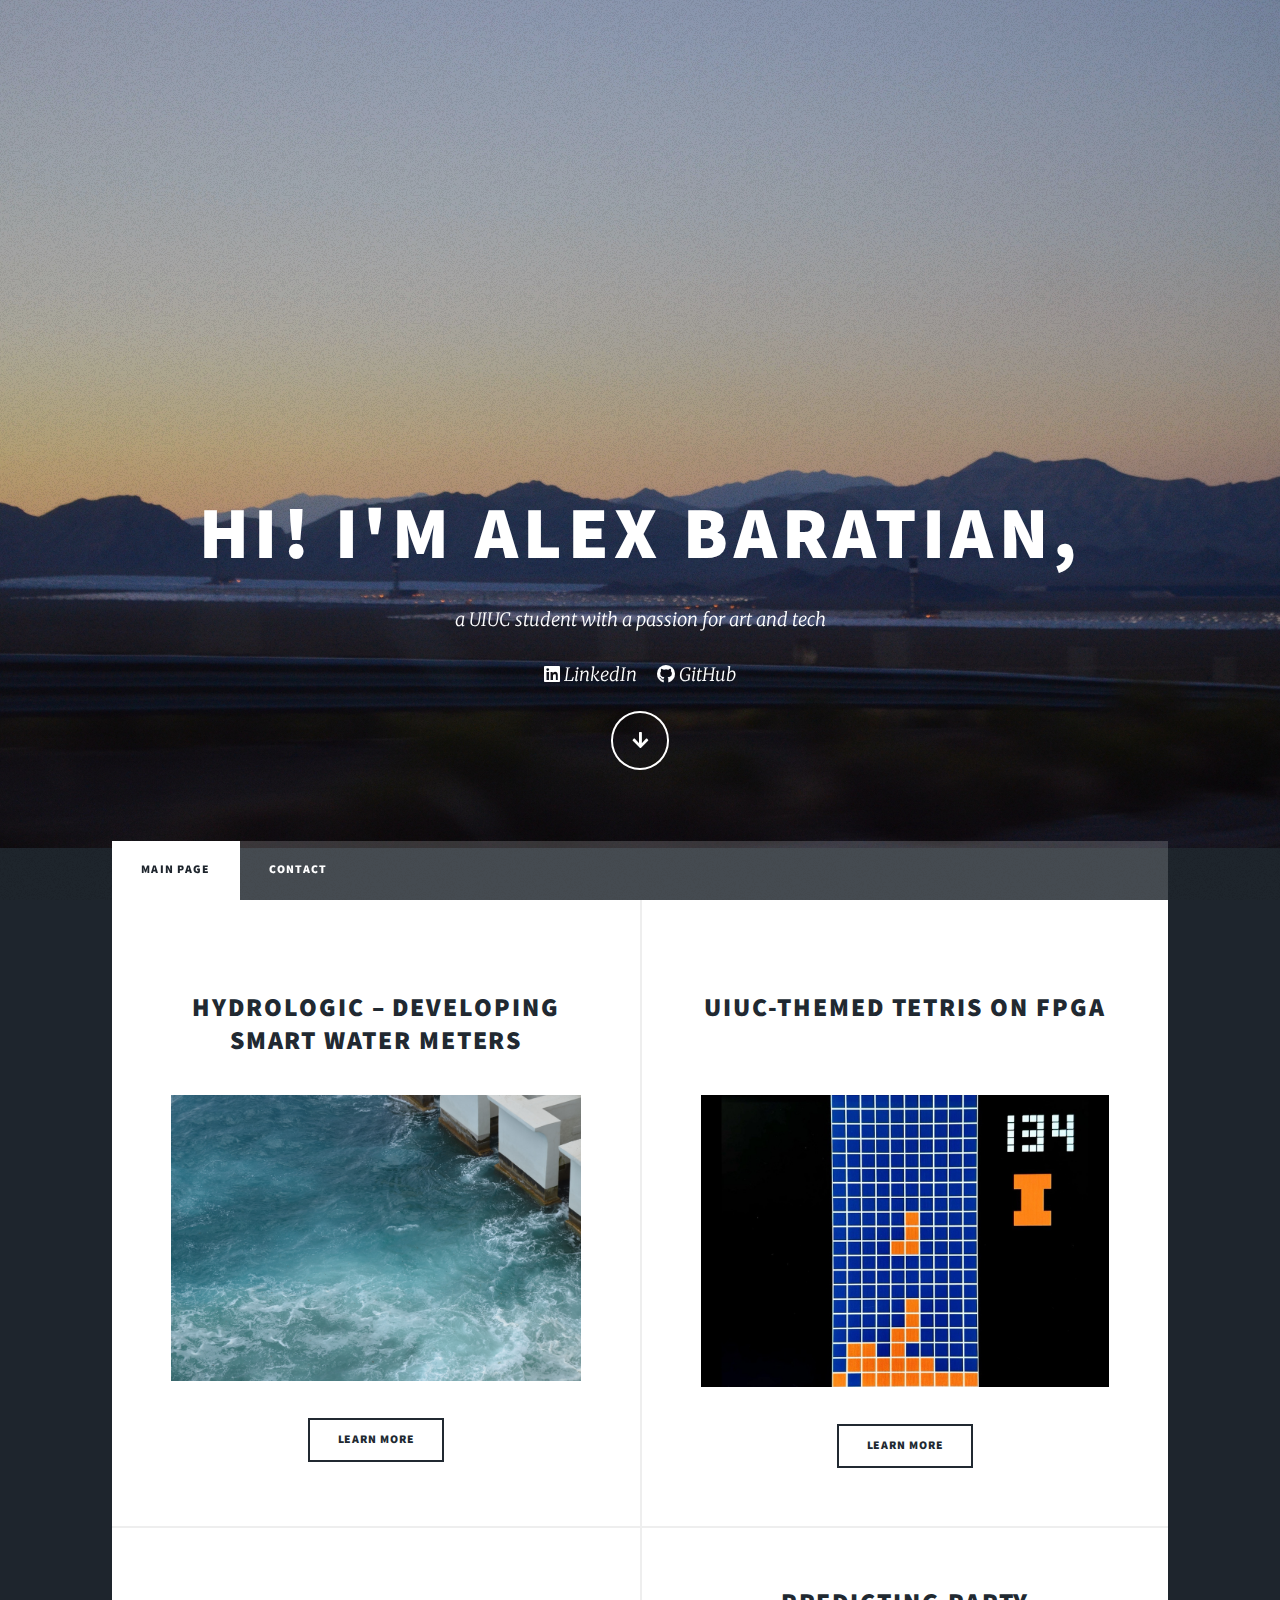
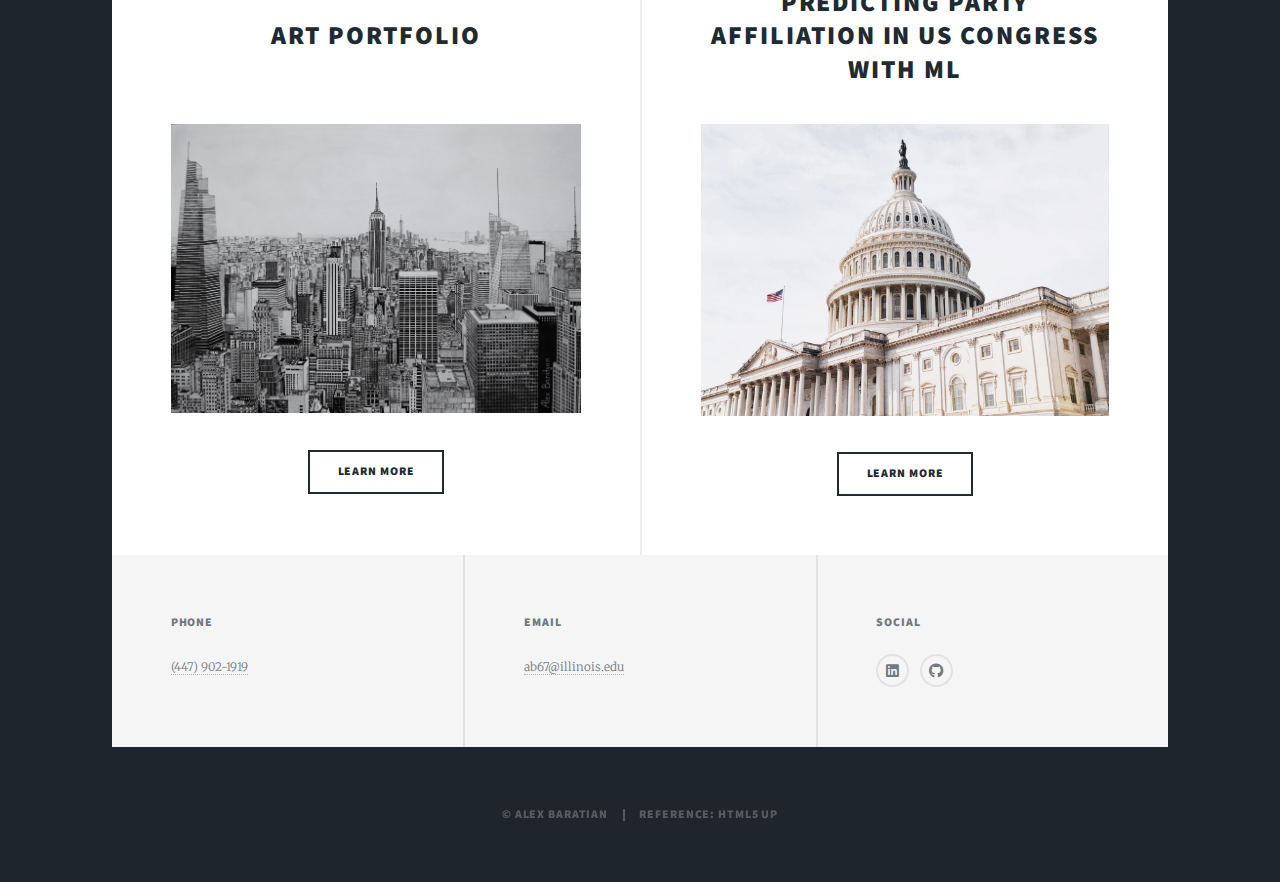
<file: index.html>
<!DOCTYPE HTML>
<!--
	Massively by HTML5 UP
	html5up.net | @ajlkn
	Free for personal and commercial use under the CCA 3.0 license (html5up.net/license)
-->
<html>
	<head>
		<title>Alex Baratian</title>
		<link rel="icon" href="favicon.png" type="image/x-icon" />
		<meta charset="utf-8" />
		<meta name="viewport" content="width=device-width, initial-scale=1, user-scalable=no" />
		<link rel="stylesheet" href="assets/css/main.css" />
		<noscript><link rel="stylesheet" href="assets/css/noscript.css" /></noscript>
	</head>
	<body class="is-preload">

		<!-- Wrapper -->
			<div id="wrapper" class="fade-in">

				<!-- Intro -->
					<div id="intro">
						<h1>Hi! I'm Alex Baratian,</h1>
						<p>a UIUC student with a passion for art and tech</p>
						<p><a href="https://www.linkedin.com/in/alex-baratian-95007324b/" class="icon brands alt fa-linkedin"><span class="label">LinkedIn</span>&#160LinkedIn</a>&#160 &#160 &#160<a href="https://github.com/alexbaratian" class="icon brands alt fa-github"><span class="label">GitHub</span>&#160GitHub</a> </p>
						<ul class="actions">
							<li><a href="#header" class="button icon solid solo fa-arrow-down scrolly">Continue</a></li>
						</ul>
					</div>

				<!-- Header -->
					<header id="header">
						<a class="logo">Projects</a>
					</header>

				<!-- Nav -->
				<nav id="nav">
					<ul class="links">
						<li class="active"><a href="index.html">Main Page</a></li>
						<!-- <li><a href="art.html">Art Portfolio</a></li>
						<li><a href="https://github.com/alexbaratian">GitHub</a></li> -->
						<li><a href="#footer">Contact</a></li>
				</nav>

				<!-- Main -->
					<div id="main">

						<!-- Posts -->
							<section class="posts">									
								<article>
									<header>
										<h2><br />
											<a href="hydro.html">Hydrologic – Developing Smart Water Meters<br />
											</a></h2>
									</header>
									<a href="hydro.html" class="image fit"><img src="images/hydro_4.JPG" alt="" /></a>
									<ul class="actions special">
										<li><a href="hydro.html" class="button">Learn More</a></li>
									</ul>
								</article>
								<article>
									<header>
										<h2>&#160<br />
											<a href="https://github.com/alexbaratian/tetris_on_fpga">UIUC-Themed Tetris on FPGA<br />
											&#160</a></h2>
									</header>

									<a href="https://github.com/alexbaratian/tetris_on_fpga" class="image fit"><img src="images/tetris_image (1).jpg" alt="" /></a>
									<ul class="actions special">
										<li><a href="https://github.com/alexbaratian/tetris_on_fpga" class="button">Learn More</a></li>
									</ul>
								</article>									
								<article>
									<header>
										<h2>&#160<br />
											<a href="art.html">Art Portfolio<br />
											&#160</a></h2>
									</header>
									<a href="art.html" class="image fit"><img src="images/Top of the Rock.jpg" alt="" /></a>
									<ul class="actions special">
										<li><a href="art.html" class="button">Learn More</a></li>
									</ul>
								</article>
								<article>
									<header>
										<h2><a href="https://github.com/alexbaratian/u.s.-congress-party-affiliation/blob/main/u.s.-congress-1984.ipynb">Predicting Party Affiliation in US Congress with ML</a></h2>
									</header>
									<a href="https://github.com/alexbaratian/u.s.-congress-party-affiliation/blob/main/u.s.-congress-1984.ipynb" class="image fit"><img src="images/Capitol.jpg" alt="" /></a>
									<ul class="actions special">
										<li><a href="https://github.com/alexbaratian/u.s.-congress-party-affiliation/blob/main/u.s.-congress-1984.ipynb" class="button">Learn More</a></li>
									</ul>
								</article>						
							</section>
			

					</div>

				<!-- Footer -->
					<footer id="footer">
							<section>
								<h3>Phone</h3>
								<p><a>(447) 902-1919</a></p>
							</section>
							<section>
								<h3>Email</h3>
								<p><a>ab67@illinois.edu</a></p>
							</section>
							<section>
								<h3>Social</h3>
								<ul class="icons alt">
									<li><a href="https://www.linkedin.com/in/alex-baratian-95007324b/" class="icon brands alt fa-linkedin"><span class="label">LinkedIn</span></a></li>
									<li><a href="https://github.com/alexbaratian" class="icon brands alt fa-github"><span class="label">GitHub</span></a></li>
								</ul>
							</section>
					</footer>

				<!-- Copyright -->
					<div id="copyright">
						<ul><li>&copy; Alex Baratian</li><li>Reference: HTML5 UP</li></ul>
					</div>

			</div>

		<!-- Scripts -->
			<script src="assets/js/jquery.min.js"></script>
			<script src="assets/js/jquery.scrollex.min.js"></script>
			<script src="assets/js/jquery.scrolly.min.js"></script>
			<script src="assets/js/browser.min.js"></script>
			<script src="assets/js/breakpoints.min.js"></script>
			<script src="assets/js/util.js"></script>
			<script src="assets/js/main.js"></script>

	</body>
</html>
</file>
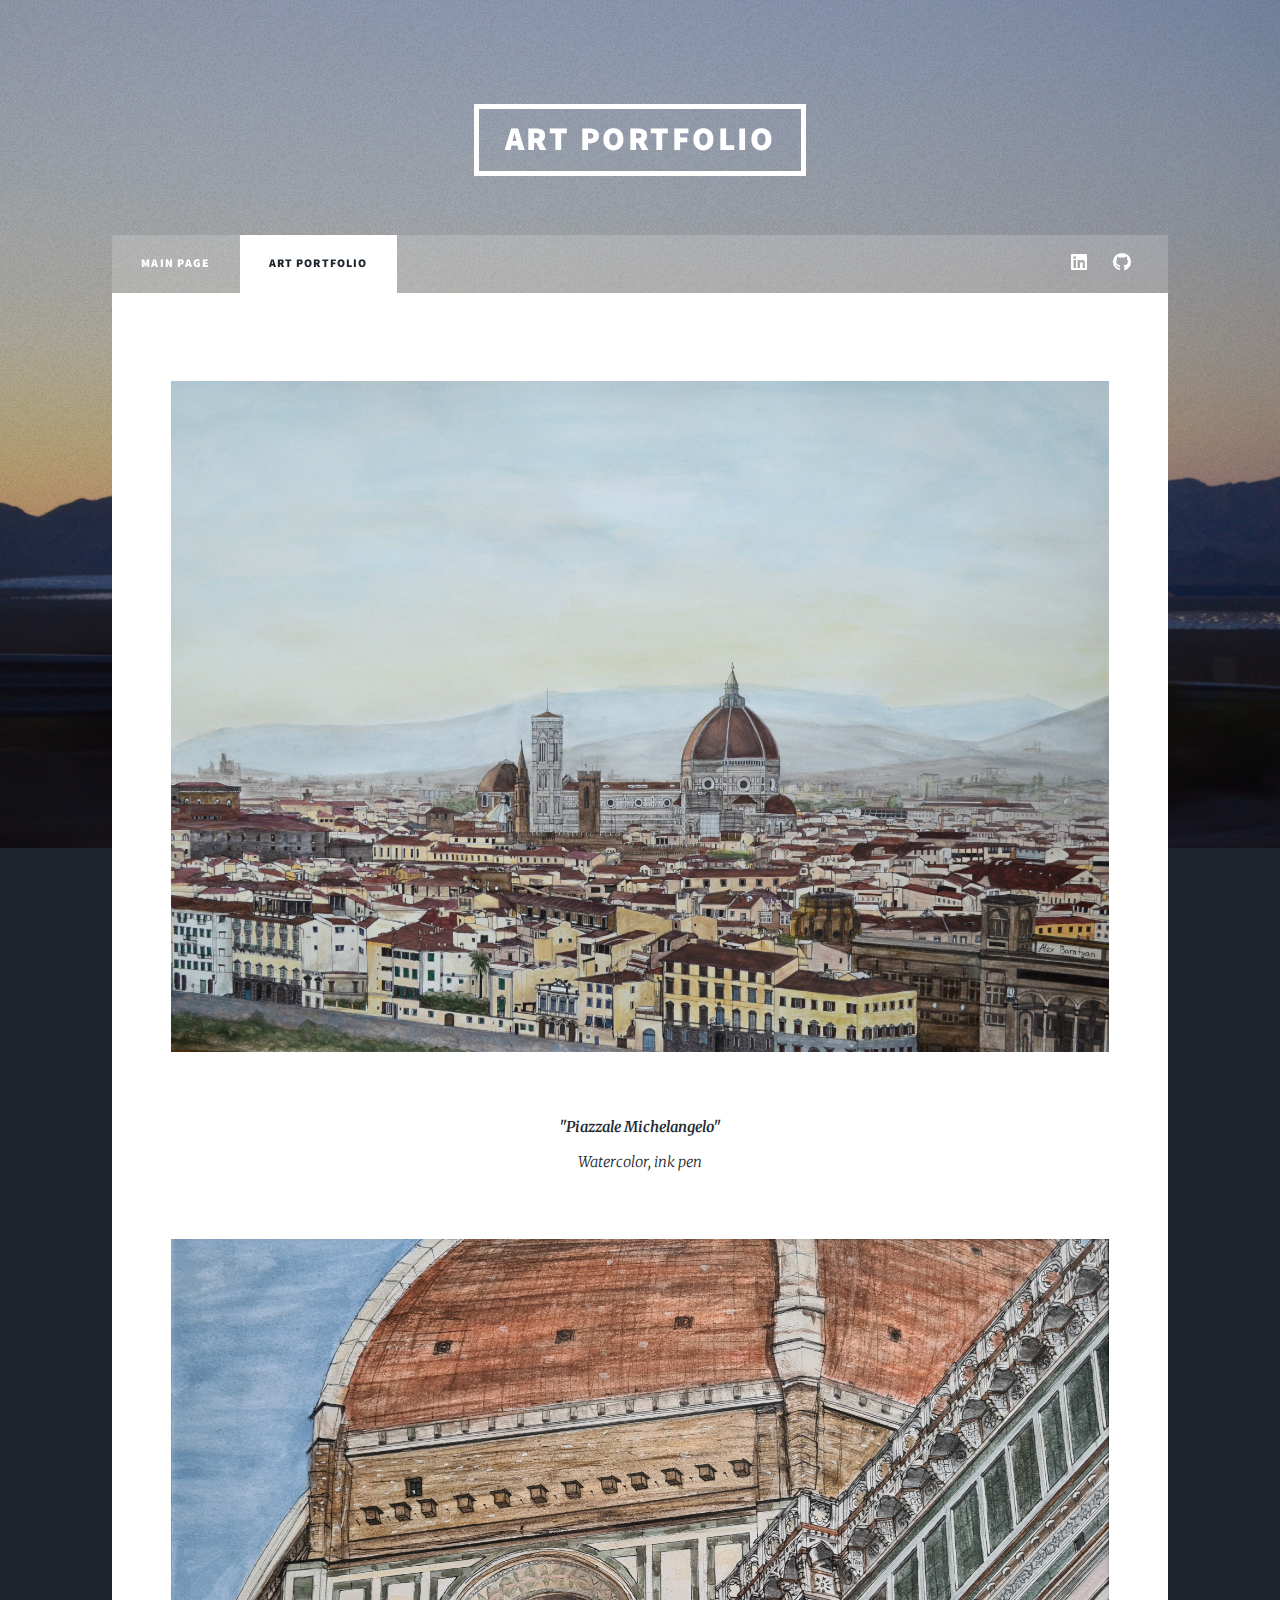
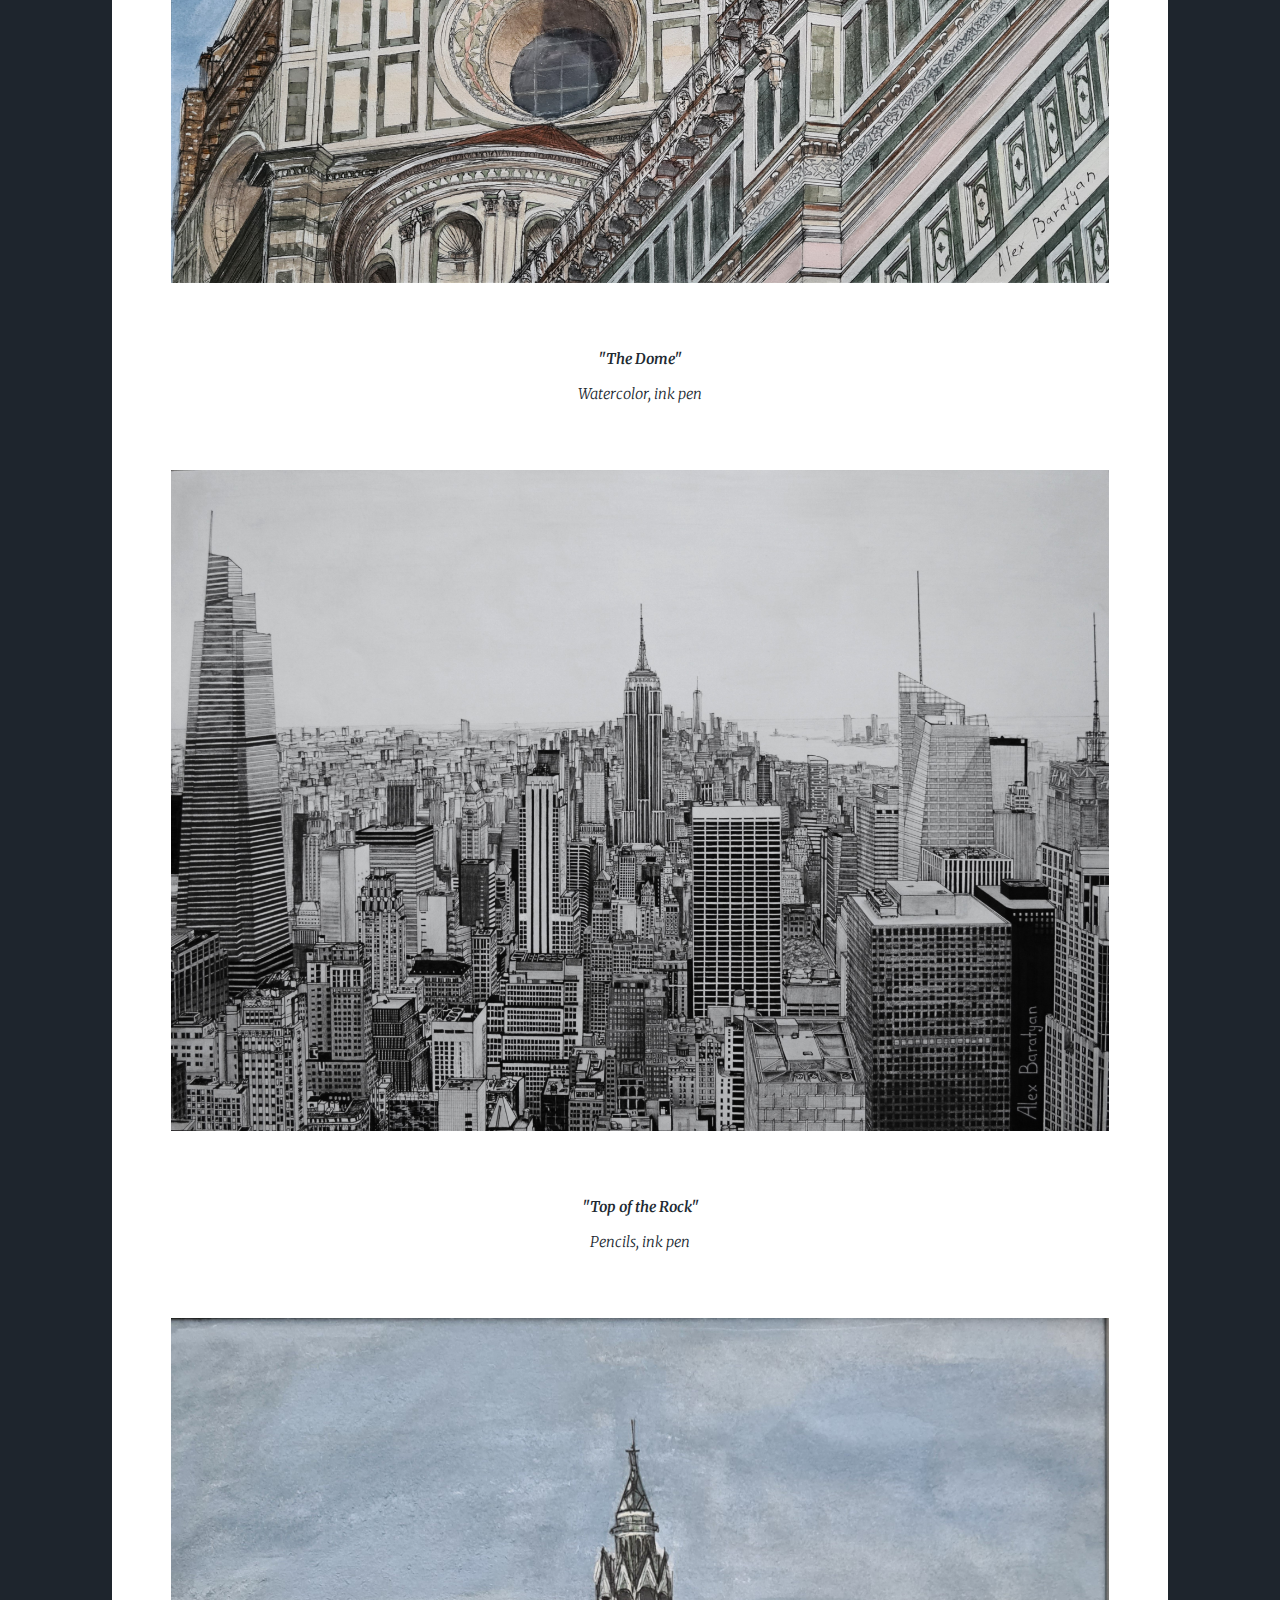
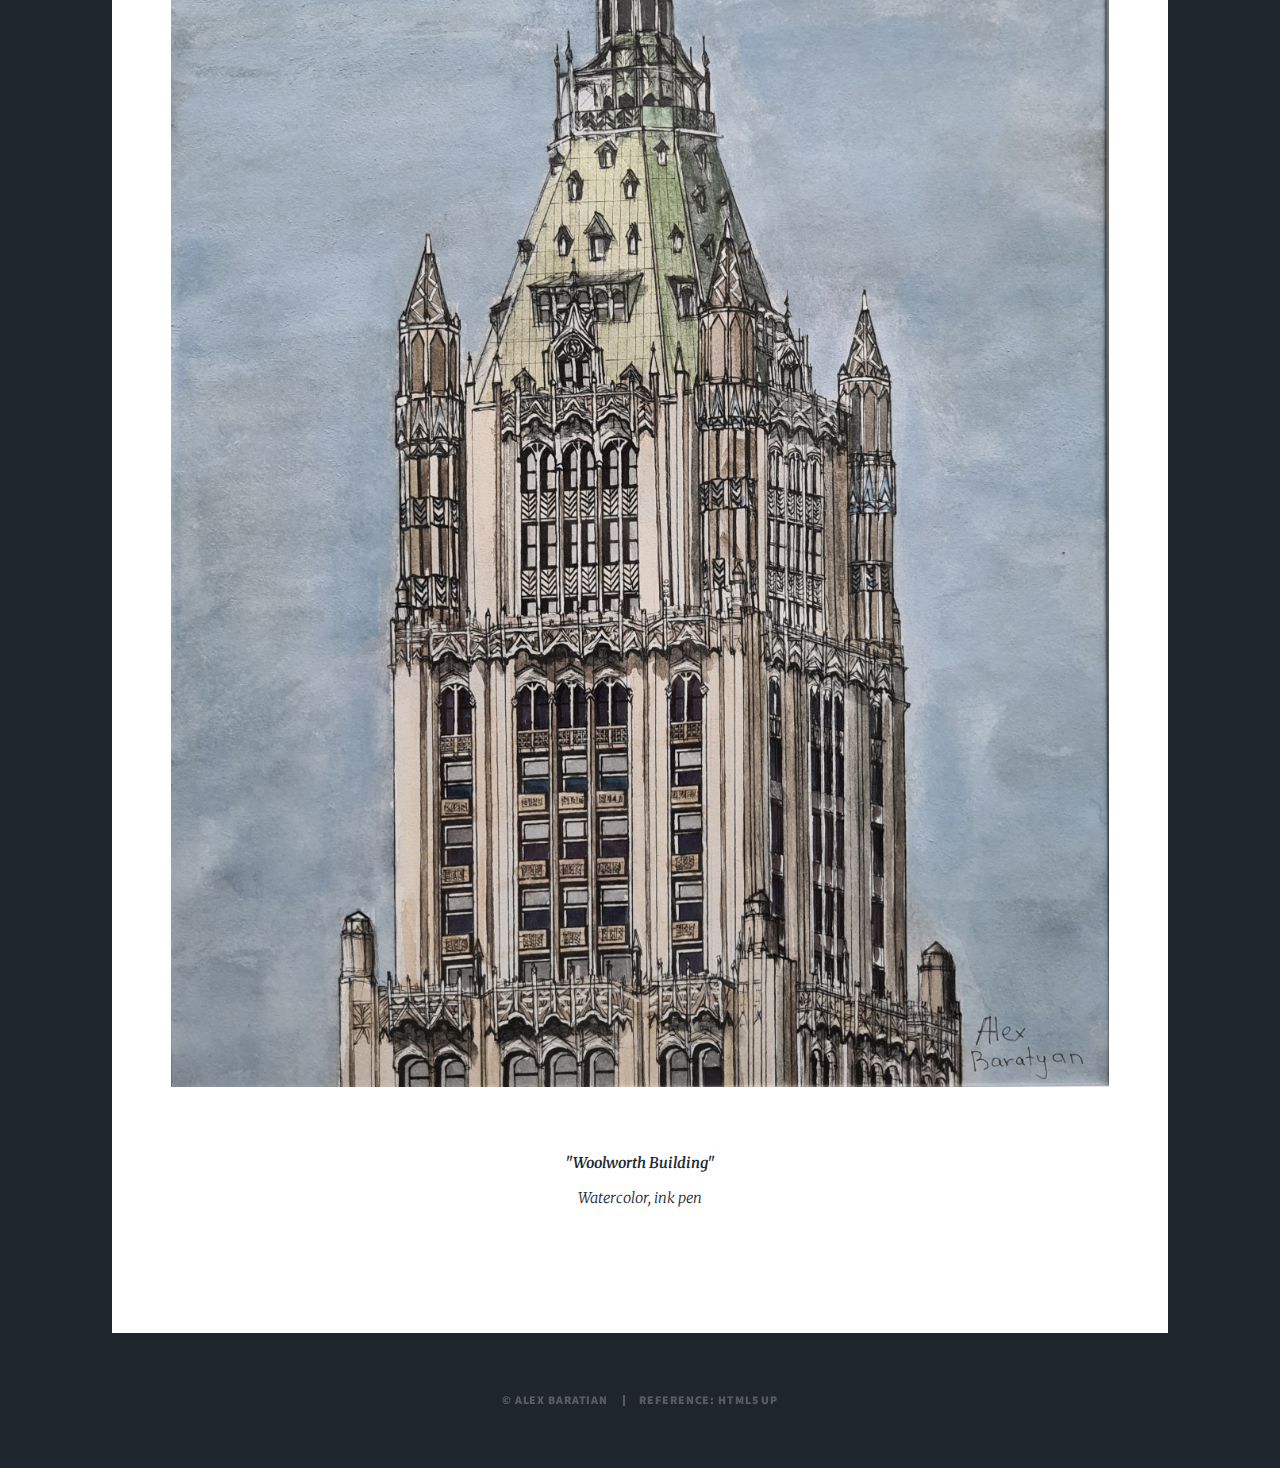
<file: art.html>
<!DOCTYPE HTML>
<!--
	Massively by HTML5 UP
	html5up.net | @ajlkn
	Free for personal and commercial use under the CCA 3.0 license (html5up.net/license)
-->
<html>
	<head>
		<title>Art Portfolio</title>
		<link rel="icon" href="favicon.png" type="image/x-icon" />
		<meta charset="utf-8" />
		<meta name="viewport" content="width=device-width, initial-scale=1, user-scalable=no" />
		<link rel="stylesheet" href="assets/css/main.css" />
		<noscript><link rel="stylesheet" href="assets/css/noscript.css" /></noscript>
	</head>
	
	<body class="is-preload">

		<!-- Wrapper -->
			<div id="wrapper">

				<!-- Header -->
					<header id="header">
						<a class="logo">Art Portfolio</a>
					</header>

				<!-- Nav -->
					<nav id="nav">
						<ul class="links">
							<li><a href="index.html">Main Page</a></li>
							<li class="active"><a href="generic.html">Art Portfolio</a></li>
						</ul>
						<ul class="icons">
							<li><a href="https://www.linkedin.com/in/alex-baratian-95007324b/" class="icon brands alt fa-linkedin"><span class="label">LinkedIn</span></a></li>
							<li><a href="https://github.com/alexbaratian" class="icon brands alt fa-github"><span class="label">GitHub</span></a></li>
						</ul>
					</nav>

				<!-- Main -->
					<div id="main">

						<!-- Post -->
							<section class="post">

								<div class="image main"><img src="images/Piazzale Michelangelo.jpg" alt="" /></div>
								<header class="major">
									<p><strong>"Piazzale Michelangelo"</strong><br />
										Watercolor, ink pen</p>
								</header>

								<div class="image main"><img src="images/The Dome.jpg" alt="" /></div>
								<header class="major">
									<p><strong>"The Dome"</strong><br />
										Watercolor, ink pen</p>
								</header>

								<div class="image main"><img src="images/Top of the Rock.jpg" alt="" /></div>
								<header class="major">
									<p><strong>"Top of the Rock"</strong><br />
										Pencils, ink pen</p>
								</header>

								<div class="image main"><img src="images/Woolworth Building.jpg" alt="" /></div>
								<header class="major">
									<p><strong>"Woolworth Building"</strong><br />
										Watercolor, ink pen</p>
								</header>
							</section>

					</div>

				<!-- Copyright -->
					<div id="copyright">
						<ul><li>&copy; Alex Baratian</li><li>Reference: HTML5 UP</li></ul>
					</div>

			</div>

		<!-- Scripts -->
			<script src="assets/js/jquery.min.js"></script>
			<script src="assets/js/jquery.scrollex.min.js"></script>
			<script src="assets/js/jquery.scrolly.min.js"></script>
			<script src="assets/js/browser.min.js"></script>
			<script src="assets/js/breakpoints.min.js"></script>
			<script src="assets/js/util.js"></script>
			<script src="assets/js/main.js"></script>

	</body>
</html>
</file>
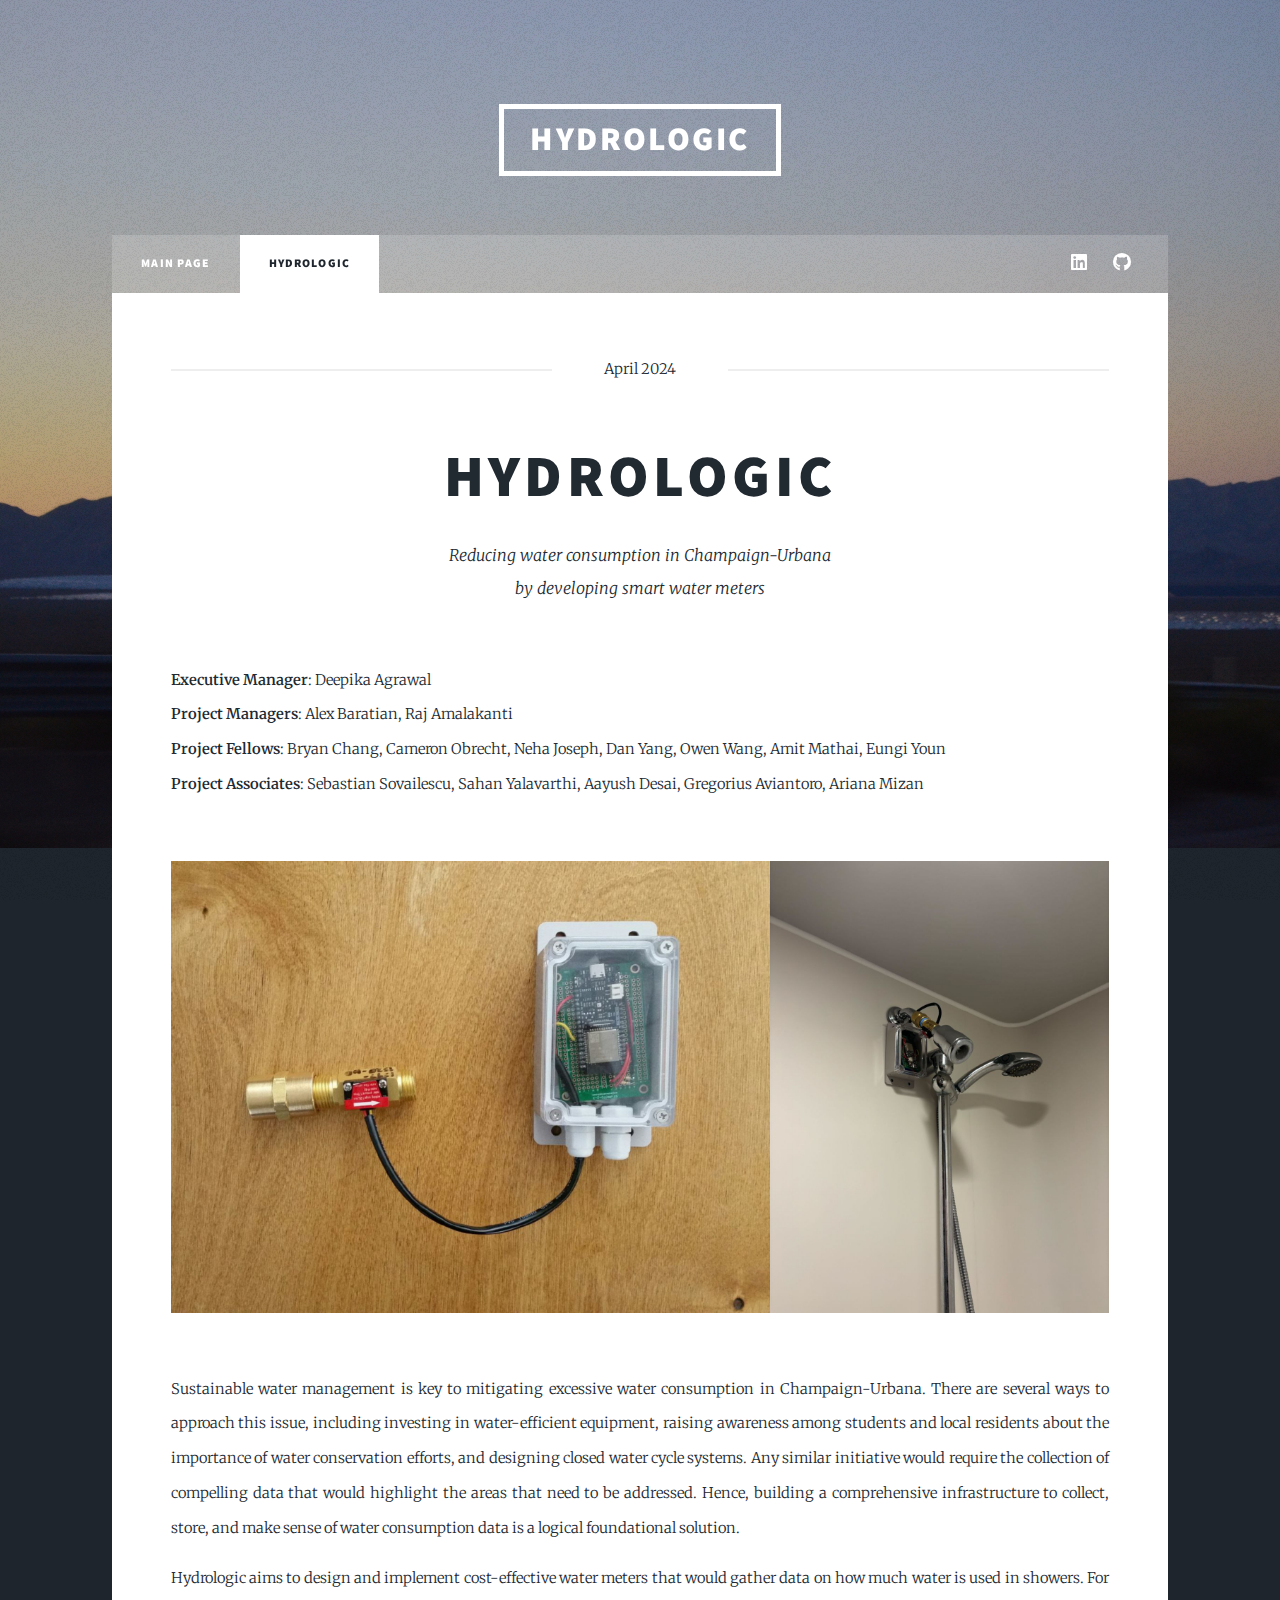
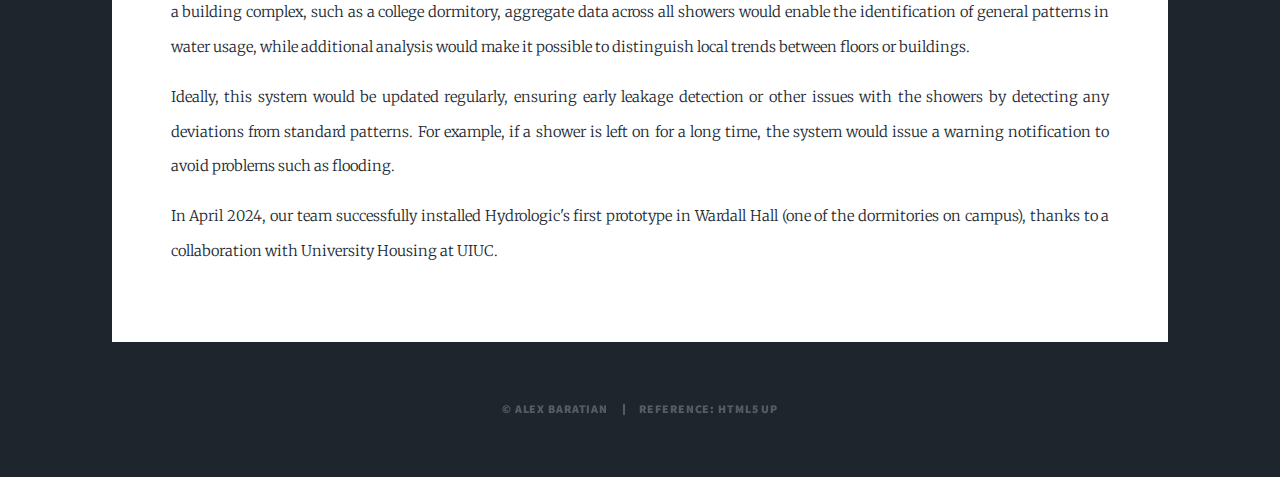
<file: hydro.html>
<!DOCTYPE HTML>
<!--
	Massively by HTML5 UP
	html5up.net | @ajlkn
	Free for personal and commercial use under the CCA 3.0 license (html5up.net/license)
-->
<html>
	<head>
		<title>Hydrologic</title>
		<link rel="icon" href="favicon.png" type="image/x-icon" />
		<meta charset="utf-8" />
		<meta name="viewport" content="width=device-width, initial-scale=1, user-scalable=no" />
		<link rel="stylesheet" href="assets/css/main.css" />
		<noscript><link rel="stylesheet" href="assets/css/noscript.css" /></noscript>
	</head>

	<body class="is-preload">

		<!-- Wrapper -->
			<div id="wrapper">

				<!-- Header -->
					<header id="header">
						<a href="hydro.html" class="logo">Hydrologic</a>
					</header>

				<!-- Nav -->
					<nav id="nav">
						<ul class="links">
							<li><a href="index.html">Main Page</a></li>
							<li class="active"><a href="hydro.html">Hydrologic</a></li>
						</ul>
						<ul class="icons">
							<li><a href="https://www.linkedin.com/in/alex-baratian-95007324b/" class="icon brands alt fa-linkedin"><span class="label">LinkedIn</span></a></li>
							<li><a href="https://github.com/alexbaratian" class="icon brands alt fa-github"><span class="label">GitHub</span></a></li>
						</ul>
					</nav>

				<!-- Main -->
					<div id="main">

						<!-- Post -->
							<section class="post">
								<header class="major">
									<span class="date">April 2024</span>
									<h1>Hydrologic</h1>
									<p>Reducing water consumption in Champaign-Urbana <br />
                                        by developing smart water meters</p>
								</header>
                                <p><strong>Executive Manager</strong>: Deepika Agrawal <br />
                                    <strong>Project Managers</strong>: Alex Baratian, Raj Amalakanti<br />
                                    <strong>Project Fellows</strong>: Bryan Chang, Cameron Obrecht, Neha Joseph, Dan Yang, Owen Wang, Amit Mathai, Eungi Youn<br />
                                    <strong>Project Associates</strong>: Sebastian Sovailescu, Sahan Yalavarthi, Aayush Desai, Gregorius Aviantoro, Ariana Mizan</p>
								<div class="image main"><img src="images/hydro_5.jpg" alt="" /></div>


                                
                                
                                <p>Sustainable water management is key to mitigating excessive water consumption in Champaign-Urbana. There are several ways to approach this issue, including investing in water-efficient equipment, raising awareness among students and local residents about the importance of water conservation efforts, and designing closed water cycle systems. Any similar initiative would require the collection of compelling data that would highlight the areas that need to be addressed. Hence, building a comprehensive infrastructure to collect, store, and make sense of water consumption data is a logical foundational solution. </p>
                                <p>Hydrologic aims to design and implement cost-effective water meters that would gather data on how much water is used in showers. For a building complex, such as a college dormitory, aggregate data across all showers would enable the identification of general patterns in water usage, while additional analysis would make it possible to distinguish local trends between floors or buildings. </p>
                                <p>Ideally, this system would be updated regularly, ensuring early leakage detection or other issues with the showers by detecting any deviations from standard patterns. For example, if a shower is left on for a long time, the system would issue a warning notification to avoid problems such as flooding. </p>
                                <p>In April 2024, our team successfully installed Hydrologic's first prototype in Wardall Hall (one of the dormitories on campus), thanks to a collaboration with University Housing at UIUC.</p>
							</section>

					</div>

                </div>

				<!-- Copyright -->
					<div id="copyright">
						<ul><li>&copy; Alex Baratian</li><li>Reference: HTML5 UP</li></ul>
					</div>

			</div>

		<!-- Scripts -->
			<script src="assets/js/jquery.min.js"></script>
			<script src="assets/js/jquery.scrollex.min.js"></script>
			<script src="assets/js/jquery.scrolly.min.js"></script>
			<script src="assets/js/browser.min.js"></script>
			<script src="assets/js/breakpoints.min.js"></script>
			<script src="assets/js/util.js"></script>
			<script src="assets/js/main.js"></script>

	</body>
</html>
</file>
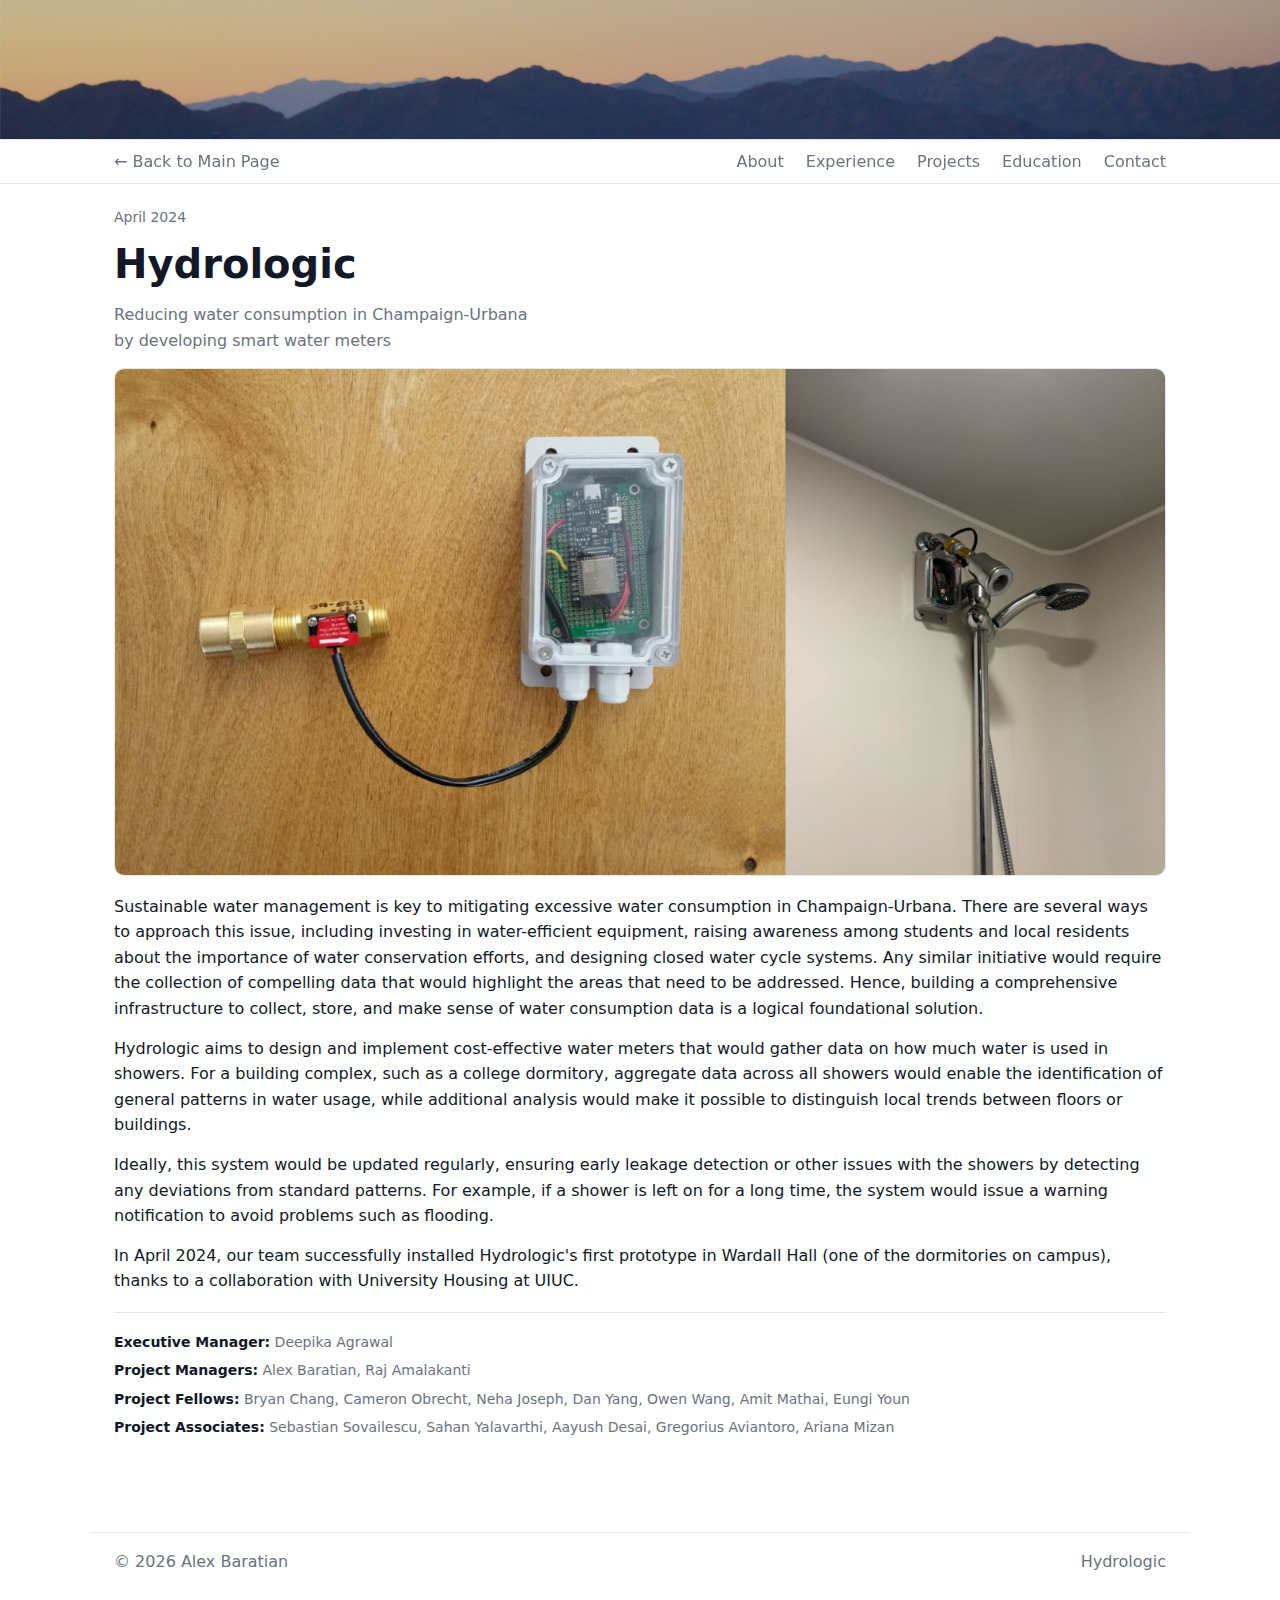
<file: hydrologic.html>
<!DOCTYPE html>
<html lang="en">
<head>
  <meta charset="utf-8" />
  <meta name="viewport" content="width=device-width, initial-scale=1" />
  <title>Hydrologic - Reducing water consumption in Champaign-Urbana</title>
  <link rel="icon" href="images/favicon.png" />
  <link rel="stylesheet" href="styles.css" />
  <style>
    .meta{ color: var(--muted); font-size: 14px; margin-top: 6px; }
    .hero-title{ font-size: clamp(28px, 3.2vw, 40px); margin: 4px 0 6px; font-weight: 800; }
    .subtitle{ color: var(--muted); font-size: 16px; margin: 0 0 14px; }
    .prose p{ margin: 0 0 14px; }
    .figure{ margin: 12px 0 18px; }
    .figure img{ width:100%; height:auto; display:block; border:1px solid var(--border); border-radius: var(--radius); }
    /* Subtle contributors section */
    .contributors{ margin-top: 18px; padding-top: 12px; border-top: 1px solid var(--border); color: var(--muted); font-size: 14px; }
    .contributors .label{ font-weight: 600; color: var(--text); }
    .contributors p{ margin: 6px 0; }

    /* Split nav: left "Back" + right links */
    .topnav .navwrap { justify-content: space-between; }
  </style>
</head>
<body>
  <header class="banner" role="img" aria-label="Header banner"></header>
  <nav class="topnav" aria-label="Primary">
    <div class="wrap navwrap">
      <button class="menu-toggle" aria-label="Toggle menu" aria-expanded="false">
        <svg viewBox="0 0 24 24" width="18" height="18" aria-hidden="true">
          <path d="M3 6h18v2H3V6Zm0 5h18v2H3v-2Zm0 5h18v2H3v-2Z"/>
        </svg>
      </button>
      <div class="links">
        <a href="index.html">← Back to Main Page</a>
      </div>
      <div class="links">
        <a href="index.html#about">About</a>
        <a href="index.html#experience">Experience</a>
        <a href="index.html#projects">Projects</a>
        <a href="index.html#education">Education</a>
        <a href="index.html#contact">Contact</a>
      </div>
    </div>
  </nav>

  <main class="wrap">
    <div class="meta">April 2024</div>
    <h1 class="hero-title">Hydrologic</h1>
    <p class="subtitle">Reducing water consumption in Champaign-Urbana<br/>by developing smart water meters</p>

    <figure class="figure">
      <img src="images/hydro_5.jpg" alt="Hydrologic prototype installation">
    </figure>

    <section class="prose">
      <p>Sustainable water management is key to mitigating excessive water consumption in Champaign-Urbana. There are several ways to approach this issue, including investing in water-efficient equipment, raising awareness among students and local residents about the importance of water conservation efforts, and designing closed water cycle systems. Any similar initiative would require the collection of compelling data that would highlight the areas that need to be addressed. Hence, building a comprehensive infrastructure to collect, store, and make sense of water consumption data is a logical foundational solution.</p>

      <p>Hydrologic aims to design and implement cost-effective water meters that would gather data on how much water is used in showers. For a building complex, such as a college dormitory, aggregate data across all showers would enable the identification of general patterns in water usage, while additional analysis would make it possible to distinguish local trends between floors or buildings.</p>

      <p>Ideally, this system would be updated regularly, ensuring early leakage detection or other issues with the showers by detecting any deviations from standard patterns. For example, if a shower is left on for a long time, the system would issue a warning notification to avoid problems such as flooding.</p>

      <p>In April 2024, our team successfully installed Hydrologic's first prototype in Wardall Hall (one of the dormitories on campus), thanks to a collaboration with University Housing at UIUC.</p>
    </section>

    <section class="contributors">
      <p><span class="label">Executive Manager:</span> Deepika Agrawal</p>
      <p><span class="label">Project Managers:</span> Alex Baratian, Raj Amalakanti</p>
      <p><span class="label">Project Fellows:</span> Bryan Chang, Cameron Obrecht, Neha Joseph, Dan Yang, Owen Wang, Amit Mathai, Eungi Youn</p>
      <p><span class="label">Project Associates:</span> Sebastian Sovailescu, Sahan Yalavarthi, Aayush Desai, Gregorius Aviantoro, Ariana Mizan</p>
    </section>
  </main>

  <footer class="foot">
    <div>© <span id="y"></span> Alex Baratian</div>
    <div class="muted">Hydrologic</div>
  </footer>
  <script>document.getElementById('y').textContent = new Date().getFullYear();</script>

  <script>
  /* mobile menu toggle */
  (function(){
    var nav = document.querySelector('.topnav');
    var btn = nav && nav.querySelector('.menu-toggle');
    if(btn){
      btn.addEventListener('click', function(){
        var open = nav.classList.toggle('open');
        btn.setAttribute('aria-expanded', open ? 'true' : 'false');
      });
    }
  })();
  </script>
</body>
</html>
</file>
<file: styles.css>
/* ====== Flat, modern theme ====== */
:root{
  --bg: #ffffff;
  --text: #111827;
  --muted: #6b7280;
  --border: #e5e7eb;
  --card: #ffffff;
  --pill: #f3f4f6;
  --accent: #111827;
  --radius: 10px;
  --nav-h: 44px; /* slim nav height */
}

@media (prefers-color-scheme: dark){
  :root{
    --bg: #0b0d10;
    --text: #e5e7eb;
    --muted: #a1a9b3;
    --border: #1f2328;
    --card: #0f1318;
    --pill: #161b22;
    --accent: #e5e7eb;
  }
}

* { box-sizing: border-box; }
html, body { margin: 0; padding: 0; }
body { font-family: ui-sans-serif, system-ui, -apple-system, Segoe UI, Roboto, Inter, "Helvetica Neue", Arial; background: var(--bg); color: var(--text); line-height: 1.6; }

/* Anchor targets offset for sticky nav */
*[id]{ scroll-margin-top: calc(var(--nav-h) + 12px); }

/* ====== Banner ====== */
.banner{
  height: 140px;
  background: url('images/banner.jpg') center/cover no-repeat;
  border-bottom: 1px solid var(--border);
}

/* ====== Sticky Top Nav (RIGHT aligned) ====== */
.topnav{
  position: sticky; top: 0; z-index: 1000;
  border-bottom: 1px solid var(--border);
  background: rgba(255,255,255,.85);
  backdrop-filter: blur(6px);
  -webkit-backdrop-filter: blur(6px);
  height: var(--nav-h);
}
@media (prefers-color-scheme: dark){ .topnav{ background: rgba(15,19,24,.7); } }
.navwrap{ height: 100%; display:flex; align-items:center; justify-content:flex-end; }
.topnav .links{ display:flex; gap: 22px; height: 100%; }
.topnav .links a{
  color: var(--muted);
  text-decoration: none;
  padding: 0;
  display: inline-flex;
  align-items: center;
  height: 100%; /* vertical centering */
}
.topnav .links a:hover{ color: var(--text); }

/* ====== Wrapper & Title ====== */
.wrap{ max-width: 1100px; margin: 0 auto; padding: 16px 24px 64px; }
.site-title{ font-size: clamp(24px, 2.2vw, 32px); margin: 18px 0 8px; font-weight: 800; }

/* ====== Two-column layout ====== */
.layout{ display:grid; grid-template-columns: 340px 1fr; gap: 28px; align-items:flex-start; }
@media (max-width: 960px){ .layout{ grid-template-columns: 1fr; } }

.left .portrait{ margin: 0 0 16px; border-radius: var(--radius); overflow: hidden; border: 1px solid var(--border); background: var(--card); }
.left .portrait img{ width: 100%; height: auto; display:block; }

.card{ background: var(--card); border: 1px solid var(--border); border-radius: var(--radius); padding: 14px; }
.card.small{ padding: 12px; }
.card h3{ margin: 0 0 10px; font-size: 16px; }

.icons{ display:flex; gap: 8px; }
.iconbtn{ width: 36px; height: 36px; display:grid; place-items:center; border-radius: 8px; border: 1px solid var(--border); background: var(--pill); }
.iconbtn svg{ width: 18px; height: 18px; fill: currentColor; color: var(--text); }

/* ====== Right column ====== */
.intro.card{ color: var(--text); }
h2{ font-size: 22px; margin: 24px 0 12px; }
.list{ display:grid; gap: 10px; }

.row{ display:grid; grid-template-columns: 56px 1fr; gap: 14px; align-items:center; background: var(--card); border: 1px solid var(--border); border-radius: var(--radius); padding: 12px; }
.logo-slot{ width: 56px; height: 56px; border-radius: 12px; display:grid; place-items:center; border: 1px solid var(--border); background: var(--card); overflow:hidden; }
.logo-slot img{ max-width: 42px; max-height: 42px; }

.content h4{ margin: 0; font-size: 16px; }
.sub{ font-size: 14px; color: var(--muted); }
.muted{ color: var(--muted); }

/* Projects */
.toolbar{ display:flex; gap: 8px; margin: 6px 0 12px; flex-wrap: wrap; }
.pill{ background: var(--pill); border: 1px solid var(--border); border-radius: 999px; padding: 6px 12px; cursor: pointer; font-size: 13px; }
.pill.active{ background: #e5e7eb; border-color: #d1d5db; color: var(--text); }
.cards{ display:grid; grid-template-columns: repeat(3, minmax(0, 1fr)); gap: 12px; }
@media (max-width: 900px){ .cards{ grid-template-columns: repeat(2, 1fr); } }
@media (max-width: 640px){ .cards{ grid-template-columns: 1fr; } }

.link-card{ text-decoration: none; color: inherit; }
.coverwrap{ aspect-ratio: 16/9; border-bottom: 1px solid var(--border); overflow:hidden; border-top-left-radius: var(--radius); border-top-right-radius: var(--radius); }
.cover{ width: 100%; height: 100%; object-fit: cover; display:block; }
.card.project{ padding: 0; overflow:hidden; }
.card.project .card-body{ padding: 10px 12px; }
.card.project .title{ font-weight: 600; }

/* ====== Footer ====== */
.foot{ max-width: 1100px; margin: 24px auto 64px; padding: 0 24px; display:flex; justify-content:space-between; color: var(--muted); border-top: 1px solid var(--border); padding-top: 16px; }

/* Remove vertical padding in nav for true centering */
.topnav .wrap{padding-top:0;padding-bottom:0;}

/* ===== Mobile nav (<=700px): hamburger drops a vertical list ===== */
.menu-toggle{ display:none; width:36px; height:36px; align-items:center; justify-content:center;
  border:1px solid var(--border); border-radius:8px; background:var(--pill); margin-right:auto; }
.menu-toggle svg{ display:block; fill:currentColor; color:var(--text); }

@media (max-width: 700px){
  .navwrap{ justify-content:space-between; }
  .menu-toggle{ display:flex; }
  /* Make the top bar fully opaque on phones for strong contrast */
  .topnav{
    background: var(--bg);
    backdrop-filter: none;
    -webkit-backdrop-filter: none;
  }
  /* Mobile dropdown panel */
  .topnav .links{
    display:none;
    position:fixed;            /* fixed so it doesn’t scroll with content */
    top:var(--nav-h);
    left:0; right:0;
    background:var(--bg);
    border-bottom:1px solid var(--border);
    box-shadow: 0 16px 40px rgba(0,0,0,.20);
    padding:12px 20px;
    gap:6px;
    z-index:1001;
  }
  .topnav.open .links{ display:flex; flex-direction:column; }
  .topnav .links a{
    display:block;
    height:auto;
    padding:10px 0;           /* bigger tap targets */
    color:var(--text);        /* stronger contrast on mobile */
    font-size:16px;
    font-weight:600;
  }
  /* Dim the page behind the open menu */
  .topnav::after{
    content:"";
    position:fixed;
    top:var(--nav-h);
    left:0; right:0; bottom:0;
    background: rgba(0,0,0,.35);
    opacity:0; pointer-events:none;
    transition: opacity .15s ease;
    z-index:1000;
  }
  .topnav.open::after{ opacity:1; }
}
</file>
<file: assets/css/main.css>
@import url(fontawesome-all.min.css);
@import url("https://fonts.googleapis.com/css?family=Merriweather:300,700,300italic,700italic|Source+Sans+Pro:900");

/*
	Massively by HTML5 UP
	html5up.net | @ajlkn
	Free for personal and commercial use under the CCA 3.0 license (html5up.net/license)
*/

html, body, div, span, applet, object,
iframe, h1, h2, h3, h4, h5, h6, p, blockquote,
pre, a, abbr, acronym, address, big, cite,
code, del, dfn, em, img, ins, kbd, q, s, samp,
small, strike, strong, sub, sup, tt, var, b,
u, i, center, dl, dt, dd, ol, ul, li, fieldset,
form, label, legend, table, caption, tbody,
tfoot, thead, tr, th, td, article, aside,
canvas, details, embed, figure, figcaption,
footer, header, hgroup, menu, nav, output, ruby,
section, summary, time, mark, audio, video {
	margin: 0;
	padding: 0;
	border: 0;
	font-size: 100%;
	font: inherit;
	vertical-align: baseline;}

article, aside, details, figcaption, figure,
footer, header, hgroup, menu, nav, section {
	display: block;}

body {
	line-height: 1;
}

ol, ul {
	list-style: none;
}

blockquote, q {
	quotes: none;
}

	blockquote:before, blockquote:after, q:before, q:after {
		content: '';
		content: none;
	}

table {
	border-collapse: collapse;
	border-spacing: 0;
}

body {
	-webkit-text-size-adjust: none;
}

mark {
	background-color: transparent;
	color: inherit;
}

input::-moz-focus-inner {
	border: 0;
	padding: 0;
}

input, select, textarea {
	-moz-appearance: none;
	-webkit-appearance: none;
	-ms-appearance: none;
	appearance: none;
}

/* Basic */

	@-ms-viewport {
		width: device-width;
	}

	body {
		-ms-overflow-style: scrollbar;
	}

	@media screen and (max-width: 480px) {

		html, body {
			min-width: 320px;
		}

	}

	html {
		box-sizing: border-box;
	}

	*, *:before, *:after {
		box-sizing: inherit;
	}

	body {
		background-color: #1e252d;
	}

		body.is-preload *, body.is-preload *:before, body.is-preload *:after {
			-moz-animation: none !important;
			-webkit-animation: none !important;
			-ms-animation: none !important;
			animation: none !important;
			-moz-transition: none !important;
			-webkit-transition: none !important;
			-ms-transition: none !important;
			transition: none !important;
		}

/* Spotlight (style1) */

.spotlight.style1 {
	-moz-align-items: -moz-stretch;
	-webkit-align-items: -webkit-stretch;
	-ms-align-items: -ms-stretch;
	align-items: stretch;
	display: -moz-flex;
	display: -webkit-flex;
	display: -ms-flex;
	display: flex;
	-moz-flex-direction: row;
	-webkit-flex-direction: row;
	-ms-flex-direction: row;
	flex-direction: row;
	-moz-justify-content: -moz-flex-end;
	-webkit-justify-content: -webkit-flex-end;
	-ms-justify-content: -ms-flex-end;
	justify-content: flex-end;
	position: relative;
	overflow-x: hidden;
	text-align: left;
}

	.spotlight.style1 .content {
		padding: 7rem 7rem 5rem 7rem ;
		-moz-align-self: center;
		-webkit-align-self: center;
		-ms-align-self: center;
		align-self: center;
		-moz-flex-grow: 1;
		-webkit-flex-grow: 1;
		-ms-flex-grow: 1;
		flex-grow: 1;
		-moz-flex-shrink: 1;
		-webkit-flex-shrink: 1;
		-ms-flex-shrink: 1;
		flex-shrink: 1;
		width: 65%;
		max-width: 64rem;
		margin: 0 auto;
	}

	.spotlight.style1 .image {
		-moz-flex-grow: 0;
		-webkit-flex-grow: 0;
		-ms-flex-grow: 0;
		flex-grow: 0;
		-moz-flex-shrink: 0;
		-webkit-flex-shrink: 0;
		-ms-flex-shrink: 0;
		flex-shrink: 0;
		width: 35%;
		min-width: 25rem;
		border-radius: 0;
	}

		.spotlight.style1 .image img {
			-moz-object-fit: cover;
			-webkit-object-fit: cover;
			-ms-object-fit: cover;
			object-fit: cover;
			-moz-object-position: center;
			-webkit-object-position: center;
			-ms-object-position: center;
			object-position: center;
			display: block;
			position: absolute;
			top: 0;
			left: 0;
			width: 100%;
			height: 100%;
			border-radius: 0;
		}

	@media screen and (max-width: 1680px) {

		.spotlight.style1 .content {
			padding: 5rem 5rem 3rem 5rem ;
		}

	}

	@media screen and (max-width: 1280px) {

		.spotlight.style1 .content {
			padding: 4rem 4rem 2rem 4rem ;
		}

	}

	@media screen and (max-width: 980px) {

		.spotlight.style1 .content {
			padding: 3.75rem 3rem 1.75rem 3rem ;
			width: 50%;
			min-width: 0;
		}

		.spotlight.style1 .image {
			width: 50%;
			min-width: 0;
		}

	}

	@media screen and (max-width: 736px) {

		.spotlight.style1 .content {
			padding: 2.5rem 2rem 0.5rem 2rem ;
		}

	}

@media screen and (max-width: 736px) and (orientation: portrait) {

	.spotlight.style1 {
		-moz-flex-direction: column-reverse;
		-webkit-flex-direction: column-reverse;
		-ms-flex-direction: column-reverse;
		flex-direction: column-reverse;
		text-align: center !important;
	}

		.spotlight.style1 .content {
			width: 100%;
		}

		.spotlight.style1 .image {
			width: 100%;
		}

			.spotlight.style1 .image img {
				position: relative;
			}

}

	.spotlight.style1.orient-right {
		-moz-flex-direction: row-reverse;
		-webkit-flex-direction: row-reverse;
		-ms-flex-direction: row-reverse;
		flex-direction: row-reverse;
	}

@media screen and (max-width: 736px) and (orientation: portrait) {

	.spotlight.style1.orient-right {
		-moz-flex-direction: column-reverse;
		-webkit-flex-direction: column-reverse;
		-ms-flex-direction: column-reverse;
		flex-direction: column-reverse;
	}

}

	.spotlight.style1.content-align-center {
		text-align: center;
	}

	.spotlight.style1.content-align-right {
		text-align: right;
	}

	.spotlight.style1.image-position-left .image img {
		-moz-object-position: left;
		-webkit-object-position: left;
		-ms-object-position: left;
		object-position: left;
	}

	.spotlight.style1.image-position-right .image img {
		-moz-object-position: right;
		-webkit-object-position: right;
		-ms-object-position: right;
		object-position: right;
	}



/* Type */

	html {
		font-size: 16pt;
	}

		@media screen and (max-width: 1680px) {

			html {
				font-size: 12pt;
			}

		}

		@media screen and (max-width: 1280px) {

			html {
				font-size: 11pt;
			}

		}

		@media screen and (max-width: 360px) {

			html {
				font-size: 10pt;
			}

		}

	body {
		color: #212931;
	}

	body, input, select, textarea {
		font-family: "Merriweather", Georgia, serif;
		font-weight: 300;
		font-size: 1rem;
		line-height: 2.375;
	}

	a {
		-moz-transition: color 0.2s ease-in-out, background-color 0.2s ease-in-out, border-color 0.2s ease-in-out, box-shadow 0.2s ease-in-out;
		-webkit-transition: color 0.2s ease-in-out, background-color 0.2s ease-in-out, border-color 0.2s ease-in-out, box-shadow 0.2s ease-in-out;
		-ms-transition: color 0.2s ease-in-out, background-color 0.2s ease-in-out, border-color 0.2s ease-in-out, box-shadow 0.2s ease-in-out;
		transition: color 0.2s ease-in-out, background-color 0.2s ease-in-out, border-color 0.2s ease-in-out, box-shadow 0.2s ease-in-out;
		border-bottom: dotted 1px;
		text-decoration: none;
	}

		a:hover {
			border-bottom-color: transparent;
		}

	strong, b {
		font-weight: 600;
	}

	em, i {
		font-style: italic;
	}

	p {
		text-align: justify;
		margin: 0 0 1rem 0;
	}

	h1, h2, h3, h4, h5, h6 {
		font-family: "Source Sans Pro", Helvetica, sans-serif;
		font-weight: 900;
		line-height: 1.5;
		letter-spacing: 0.075em;
		text-transform: uppercase;
		margin: 0 0 1rem 0;
	}

		h1 a, h2 a, h3 a, h4 a, h5 a, h6 a {
			border-bottom: 0;
			color: inherit;
			text-decoration: none;
		}

	h1 {
		font-size: 4rem;
		line-height: 1.1;
		margin: 0 0 2rem 0;
	}

	h2 {
		font-size: 1.75rem;
		line-height: 1.3;
		margin: 0 0 1.5rem 0;
	}

	h3 {
		font-size: 1.25rem;
		margin: 0 0 1.5rem 0;
	}

	h4 {
		font-size: 1rem;
	}

	h5 {
		font-size: 0.9rem;
	}

	h6 {
		font-size: 0.8rem;
	}

	sub {
		font-size: 0.8rem;
		position: relative;
		top: 0.5rem;
	}

	sup {
		font-size: 0.8rem;
		position: relative;
		top: -0.5rem;
	}

	blockquote {
		border-left: solid 4px;
		font-style: italic;
		margin: 0 0 2rem 0;
		padding: 0.5rem 0 0.5rem 2rem;
	}

	code {
		border: solid 2px;
		font-family: "Courier New", monospace;
		font-size: 0.9rem;
		margin: 0 0.25rem;
		padding: 0.25rem 0.65rem;
	}

	pre {
		-webkit-overflow-scrolling: touch;
		font-family: "Courier New", monospace;
		font-size: 0.9rem;
		margin: 0 0 2rem 0;
	}

		pre code {
			display: block;
			line-height: 1.75;
			padding: 1rem 1.5rem;
			overflow-x: auto;
		}

	hr {
		border: 0;
		border-bottom: solid 2px;
		margin: 3rem 0;
	}

		hr.major {
			margin: 5rem 0;
		}

	.align-left {
		text-align: left;
	}

	.align-center {
		text-align: center;
	}

	.align-right {
		text-align: right;
	}

	input, select, textarea {
		color: #212931;
	}

	a {
		color: #212931;
		border-bottom-color: rgba(33, 41, 49, 0.5);
	}

		a:hover {
			border-bottom-color: transparent;
			color: #18bfef !important;
		}

	strong, b {
		color: #212931;
	}

	h1, h2, h3, h4, h5, h6 {
		color: #212931;
	}

	blockquote {
		border-left-color: #eeeeee;
	}

	code {
		background: rgba(220, 220, 220, 0.25);
		border-color: #eeeeee;
	}

	hr {
		border-bottom-color: #eeeeee;
	}

/* Row */

	.row {
		display: flex;
		flex-wrap: wrap;
		box-sizing: border-box;
		align-items: stretch;
	}

		.row > * {
			box-sizing: border-box;
		}

		.row.gtr-uniform > * > :last-child {
			margin-bottom: 0;
		}

		.row.aln-left {
			justify-content: flex-start;
		}

		.row.aln-center {
			justify-content: center;
		}

		.row.aln-right {
			justify-content: flex-end;
		}

		.row.aln-top {
			align-items: flex-start;
		}

		.row.aln-middle {
			align-items: center;
		}

		.row.aln-bottom {
			align-items: flex-end;
		}

		.row > .imp {
			order: -1;
		}

		.row > .col-1 {
			width: 8.33333%;
		}

		.row > .off-1 {
			margin-left: 8.33333%;
		}

		.row > .col-2 {
			width: 16.66667%;
		}

		.row > .off-2 {
			margin-left: 16.66667%;
		}

		.row > .col-3 {
			width: 25%;
		}

		.row > .off-3 {
			margin-left: 25%;
		}

		.row > .col-4 {
			width: 33.33333%;
		}

		.row > .off-4 {
			margin-left: 33.33333%;
		}

		.row > .col-5 {
			width: 41.66667%;
		}

		.row > .off-5 {
			margin-left: 41.66667%;
		}

		.row > .col-6 {
			width: 50%;
		}

		.row > .off-6 {
			margin-left: 50%;
		}

		.row > .col-7 {
			width: 58.33333%;
		}

		.row > .off-7 {
			margin-left: 58.33333%;
		}

		.row > .col-8 {
			width: 66.66667%;
		}

		.row > .off-8 {
			margin-left: 66.66667%;
		}

		.row > .col-9 {
			width: 75%;
		}

		.row > .off-9 {
			margin-left: 75%;
		}

		.row > .col-10 {
			width: 83.33333%;
		}

		.row > .off-10 {
			margin-left: 83.33333%;
		}

		.row > .col-11 {
			width: 91.66667%;
		}

		.row > .off-11 {
			margin-left: 91.66667%;
		}

		.row > .col-12 {
			width: 100%;
		}

		.row > .off-12 {
			margin-left: 100%;
		}

		.row.gtr-0 {
			margin-top: 0;
			margin-left: 0rem;
		}

			.row.gtr-0 > * {
				padding: 0 0 0 0rem;
			}

			.row.gtr-0.gtr-uniform {
				margin-top: 0rem;
			}

				.row.gtr-0.gtr-uniform > * {
					padding-top: 0rem;
				}

		.row.gtr-25 {
			margin-top: 0;
			margin-left: -0.375rem;
		}

			.row.gtr-25 > * {
				padding: 0 0 0 0.375rem;
			}

			.row.gtr-25.gtr-uniform {
				margin-top: -0.375rem;
			}

				.row.gtr-25.gtr-uniform > * {
					padding-top: 0.375rem;
				}

		.row.gtr-50 {
			margin-top: 0;
			margin-left: -0.75rem;
		}

			.row.gtr-50 > * {
				padding: 0 0 0 0.75rem;
			}

			.row.gtr-50.gtr-uniform {
				margin-top: -0.75rem;
			}

				.row.gtr-50.gtr-uniform > * {
					padding-top: 0.75rem;
				}

		.row {
			margin-top: 0;
			margin-left: -1.5rem;
		}

			.row > * {
				padding: 0 0 0 1.5rem;
			}

			.row.gtr-uniform {
				margin-top: -1.5rem;
			}

				.row.gtr-uniform > * {
					padding-top: 1.5rem;
				}

		.row.gtr-150 {
			margin-top: 0;
			margin-left: -2.25rem;
		}

			.row.gtr-150 > * {
				padding: 0 0 0 2.25rem;
			}

			.row.gtr-150.gtr-uniform {
				margin-top: -2.25rem;
			}

				.row.gtr-150.gtr-uniform > * {
					padding-top: 2.25rem;
				}

		.row.gtr-200 {
			margin-top: 0;
			margin-left: -3rem;
		}

			.row.gtr-200 > * {
				padding: 0 0 0 3rem;
			}

			.row.gtr-200.gtr-uniform {
				margin-top: -3rem;
			}

				.row.gtr-200.gtr-uniform > * {
					padding-top: 3rem;
				}

		@media screen and (max-width: 1680px) {

			.row {
				display: flex;
				flex-wrap: wrap;
				box-sizing: border-box;
				align-items: stretch;
			}

				.row > * {
					box-sizing: border-box;
				}

				.row.gtr-uniform > * > :last-child {
					margin-bottom: 0;
				}

				.row.aln-left {
					justify-content: flex-start;
				}

				.row.aln-center {
					justify-content: center;
				}

				.row.aln-right {
					justify-content: flex-end;
				}

				.row.aln-top {
					align-items: flex-start;
				}

				.row.aln-middle {
					align-items: center;
				}

				.row.aln-bottom {
					align-items: flex-end;
				}

				.row > .imp-xlarge {
					order: -1;
				}

				.row > .col-1-xlarge {
					width: 8.33333%;
				}

				.row > .off-1-xlarge {
					margin-left: 8.33333%;
				}

				.row > .col-2-xlarge {
					width: 16.66667%;
				}

				.row > .off-2-xlarge {
					margin-left: 16.66667%;
				}

				.row > .col-3-xlarge {
					width: 25%;
				}

				.row > .off-3-xlarge {
					margin-left: 25%;
				}

				.row > .col-4-xlarge {
					width: 33.33333%;
				}

				.row > .off-4-xlarge {
					margin-left: 33.33333%;
				}

				.row > .col-5-xlarge {
					width: 41.66667%;
				}

				.row > .off-5-xlarge {
					margin-left: 41.66667%;
				}

				.row > .col-6-xlarge {
					width: 50%;
				}

				.row > .off-6-xlarge {
					margin-left: 50%;
				}

				.row > .col-7-xlarge {
					width: 58.33333%;
				}

				.row > .off-7-xlarge {
					margin-left: 58.33333%;
				}

				.row > .col-8-xlarge {
					width: 66.66667%;
				}

				.row > .off-8-xlarge {
					margin-left: 66.66667%;
				}

				.row > .col-9-xlarge {
					width: 75%;
				}

				.row > .off-9-xlarge {
					margin-left: 75%;
				}

				.row > .col-10-xlarge {
					width: 83.33333%;
				}

				.row > .off-10-xlarge {
					margin-left: 83.33333%;
				}

				.row > .col-11-xlarge {
					width: 91.66667%;
				}

				.row > .off-11-xlarge {
					margin-left: 91.66667%;
				}

				.row > .col-12-xlarge {
					width: 100%;
				}

				.row > .off-12-xlarge {
					margin-left: 100%;
				}

				.row.gtr-0 {
					margin-top: 0;
					margin-left: 0rem;
				}

					.row.gtr-0 > * {
						padding: 0 0 0 0rem;
					}

					.row.gtr-0.gtr-uniform {
						margin-top: 0rem;
					}

						.row.gtr-0.gtr-uniform > * {
							padding-top: 0rem;
						}

				.row.gtr-25 {
					margin-top: 0;
					margin-left: -0.375rem;
				}

					.row.gtr-25 > * {
						padding: 0 0 0 0.375rem;
					}

					.row.gtr-25.gtr-uniform {
						margin-top: -0.375rem;
					}

						.row.gtr-25.gtr-uniform > * {
							padding-top: 0.375rem;
						}

				.row.gtr-50 {
					margin-top: 0;
					margin-left: -0.75rem;
				}

					.row.gtr-50 > * {
						padding: 0 0 0 0.75rem;
					}

					.row.gtr-50.gtr-uniform {
						margin-top: -0.75rem;
					}

						.row.gtr-50.gtr-uniform > * {
							padding-top: 0.75rem;
						}

				.row {
					margin-top: 0;
					margin-left: -1.5rem;
				}

					.row > * {
						padding: 0 0 0 1.5rem;
					}

					.row.gtr-uniform {
						margin-top: -1.5rem;
					}

						.row.gtr-uniform > * {
							padding-top: 1.5rem;
						}

				.row.gtr-150 {
					margin-top: 0;
					margin-left: -2.25rem;
				}

					.row.gtr-150 > * {
						padding: 0 0 0 2.25rem;
					}

					.row.gtr-150.gtr-uniform {
						margin-top: -2.25rem;
					}

						.row.gtr-150.gtr-uniform > * {
							padding-top: 2.25rem;
						}

				.row.gtr-200 {
					margin-top: 0;
					margin-left: -3rem;
				}

					.row.gtr-200 > * {
						padding: 0 0 0 3rem;
					}

					.row.gtr-200.gtr-uniform {
						margin-top: -3rem;
					}

						.row.gtr-200.gtr-uniform > * {
							padding-top: 3rem;
						}

		}

		@media screen and (max-width: 1280px) {

			.row {
				display: flex;
				flex-wrap: wrap;
				box-sizing: border-box;
				align-items: stretch;
			}

				.row > * {
					box-sizing: border-box;
				}

				.row.gtr-uniform > * > :last-child {
					margin-bottom: 0;
				}

				.row.aln-left {
					justify-content: flex-start;
				}

				.row.aln-center {
					justify-content: center;
				}

				.row.aln-right {
					justify-content: flex-end;
				}

				.row.aln-top {
					align-items: flex-start;
				}

				.row.aln-middle {
					align-items: center;
				}

				.row.aln-bottom {
					align-items: flex-end;
				}

				.row > .imp-large {
					order: -1;
				}

				.row > .col-1-large {
					width: 8.33333%;
				}

				.row > .off-1-large {
					margin-left: 8.33333%;
				}

				.row > .col-2-large {
					width: 16.66667%;
				}

				.row > .off-2-large {
					margin-left: 16.66667%;
				}

				.row > .col-3-large {
					width: 25%;
				}

				.row > .off-3-large {
					margin-left: 25%;
				}

				.row > .col-4-large {
					width: 33.33333%;
				}

				.row > .off-4-large {
					margin-left: 33.33333%;
				}

				.row > .col-5-large {
					width: 41.66667%;
				}

				.row > .off-5-large {
					margin-left: 41.66667%;
				}

				.row > .col-6-large {
					width: 50%;
				}

				.row > .off-6-large {
					margin-left: 50%;
				}

				.row > .col-7-large {
					width: 58.33333%;
				}

				.row > .off-7-large {
					margin-left: 58.33333%;
				}

				.row > .col-8-large {
					width: 66.66667%;
				}

				.row > .off-8-large {
					margin-left: 66.66667%;
				}

				.row > .col-9-large {
					width: 75%;
				}

				.row > .off-9-large {
					margin-left: 75%;
				}

				.row > .col-10-large {
					width: 83.33333%;
				}

				.row > .off-10-large {
					margin-left: 83.33333%;
				}

				.row > .col-11-large {
					width: 91.66667%;
				}

				.row > .off-11-large {
					margin-left: 91.66667%;
				}

				.row > .col-12-large {
					width: 100%;
				}

				.row > .off-12-large {
					margin-left: 100%;
				}

				.row.gtr-0 {
					margin-top: 0;
					margin-left: 0rem;
				}

					.row.gtr-0 > * {
						padding: 0 0 0 0rem;
					}

					.row.gtr-0.gtr-uniform {
						margin-top: 0rem;
					}

						.row.gtr-0.gtr-uniform > * {
							padding-top: 0rem;
						}

				.row.gtr-25 {
					margin-top: 0;
					margin-left: -0.375rem;
				}

					.row.gtr-25 > * {
						padding: 0 0 0 0.375rem;
					}

					.row.gtr-25.gtr-uniform {
						margin-top: -0.375rem;
					}

						.row.gtr-25.gtr-uniform > * {
							padding-top: 0.375rem;
						}

				.row.gtr-50 {
					margin-top: 0;
					margin-left: -0.75rem;
				}

					.row.gtr-50 > * {
						padding: 0 0 0 0.75rem;
					}

					.row.gtr-50.gtr-uniform {
						margin-top: -0.75rem;
					}

						.row.gtr-50.gtr-uniform > * {
							padding-top: 0.75rem;
						}

				.row {
					margin-top: 0;
					margin-left: -1.5rem;
				}

					.row > * {
						padding: 0 0 0 1.5rem;
					}

					.row.gtr-uniform {
						margin-top: -1.5rem;
					}

						.row.gtr-uniform > * {
							padding-top: 1.5rem;
						}

				.row.gtr-150 {
					margin-top: 0;
					margin-left: -2.25rem;
				}

					.row.gtr-150 > * {
						padding: 0 0 0 2.25rem;
					}

					.row.gtr-150.gtr-uniform {
						margin-top: -2.25rem;
					}

						.row.gtr-150.gtr-uniform > * {
							padding-top: 2.25rem;
						}

				.row.gtr-200 {
					margin-top: 0;
					margin-left: -3rem;
				}

					.row.gtr-200 > * {
						padding: 0 0 0 3rem;
					}

					.row.gtr-200.gtr-uniform {
						margin-top: -3rem;
					}

						.row.gtr-200.gtr-uniform > * {
							padding-top: 3rem;
						}

		}

		@media screen and (max-width: 980px) {

			.row {
				display: flex;
				flex-wrap: wrap;
				box-sizing: border-box;
				align-items: stretch;
			}

				.row > * {
					box-sizing: border-box;
				}

				.row.gtr-uniform > * > :last-child {
					margin-bottom: 0;
				}

				.row.aln-left {
					justify-content: flex-start;
				}

				.row.aln-center {
					justify-content: center;
				}

				.row.aln-right {
					justify-content: flex-end;
				}

				.row.aln-top {
					align-items: flex-start;
				}

				.row.aln-middle {
					align-items: center;
				}

				.row.aln-bottom {
					align-items: flex-end;
				}

				.row > .imp-medium {
					order: -1;
				}

				.row > .col-1-medium {
					width: 8.33333%;
				}

				.row > .off-1-medium {
					margin-left: 8.33333%;
				}

				.row > .col-2-medium {
					width: 16.66667%;
				}

				.row > .off-2-medium {
					margin-left: 16.66667%;
				}

				.row > .col-3-medium {
					width: 25%;
				}

				.row > .off-3-medium {
					margin-left: 25%;
				}

				.row > .col-4-medium {
					width: 33.33333%;
				}

				.row > .off-4-medium {
					margin-left: 33.33333%;
				}

				.row > .col-5-medium {
					width: 41.66667%;
				}

				.row > .off-5-medium {
					margin-left: 41.66667%;
				}

				.row > .col-6-medium {
					width: 50%;
				}

				.row > .off-6-medium {
					margin-left: 50%;
				}

				.row > .col-7-medium {
					width: 58.33333%;
				}

				.row > .off-7-medium {
					margin-left: 58.33333%;
				}

				.row > .col-8-medium {
					width: 66.66667%;
				}

				.row > .off-8-medium {
					margin-left: 66.66667%;
				}

				.row > .col-9-medium {
					width: 75%;
				}

				.row > .off-9-medium {
					margin-left: 75%;
				}

				.row > .col-10-medium {
					width: 83.33333%;
				}

				.row > .off-10-medium {
					margin-left: 83.33333%;
				}

				.row > .col-11-medium {
					width: 91.66667%;
				}

				.row > .off-11-medium {
					margin-left: 91.66667%;
				}

				.row > .col-12-medium {
					width: 100%;
				}

				.row > .off-12-medium {
					margin-left: 100%;
				}

				.row.gtr-0 {
					margin-top: 0;
					margin-left: 0rem;
				}

					.row.gtr-0 > * {
						padding: 0 0 0 0rem;
					}

					.row.gtr-0.gtr-uniform {
						margin-top: 0rem;
					}

						.row.gtr-0.gtr-uniform > * {
							padding-top: 0rem;
						}

				.row.gtr-25 {
					margin-top: 0;
					margin-left: -0.375rem;
				}

					.row.gtr-25 > * {
						padding: 0 0 0 0.375rem;
					}

					.row.gtr-25.gtr-uniform {
						margin-top: -0.375rem;
					}

						.row.gtr-25.gtr-uniform > * {
							padding-top: 0.375rem;
						}

				.row.gtr-50 {
					margin-top: 0;
					margin-left: -0.75rem;
				}

					.row.gtr-50 > * {
						padding: 0 0 0 0.75rem;
					}

					.row.gtr-50.gtr-uniform {
						margin-top: -0.75rem;
					}

						.row.gtr-50.gtr-uniform > * {
							padding-top: 0.75rem;
						}

				.row {
					margin-top: 0;
					margin-left: -1.5rem;
				}

					.row > * {
						padding: 0 0 0 1.5rem;
					}

					.row.gtr-uniform {
						margin-top: -1.5rem;
					}

						.row.gtr-uniform > * {
							padding-top: 1.5rem;
						}

				.row.gtr-150 {
					margin-top: 0;
					margin-left: -2.25rem;
				}

					.row.gtr-150 > * {
						padding: 0 0 0 2.25rem;
					}

					.row.gtr-150.gtr-uniform {
						margin-top: -2.25rem;
					}

						.row.gtr-150.gtr-uniform > * {
							padding-top: 2.25rem;
						}

				.row.gtr-200 {
					margin-top: 0;
					margin-left: -3rem;
				}

					.row.gtr-200 > * {
						padding: 0 0 0 3rem;
					}

					.row.gtr-200.gtr-uniform {
						margin-top: -3rem;
					}

						.row.gtr-200.gtr-uniform > * {
							padding-top: 3rem;
						}

		}

		@media screen and (max-width: 736px) {

			.row {
				display: flex;
				flex-wrap: wrap;
				box-sizing: border-box;
				align-items: stretch;
			}

				.row > * {
					box-sizing: border-box;
				}

				.row.gtr-uniform > * > :last-child {
					margin-bottom: 0;
				}

				.row.aln-left {
					justify-content: flex-start;
				}

				.row.aln-center {
					justify-content: center;
				}

				.row.aln-right {
					justify-content: flex-end;
				}

				.row.aln-top {
					align-items: flex-start;
				}

				.row.aln-middle {
					align-items: center;
				}

				.row.aln-bottom {
					align-items: flex-end;
				}

				.row > .imp-small {
					order: -1;
				}

				.row > .col-1-small {
					width: 8.33333%;
				}

				.row > .off-1-small {
					margin-left: 8.33333%;
				}

				.row > .col-2-small {
					width: 16.66667%;
				}

				.row > .off-2-small {
					margin-left: 16.66667%;
				}

				.row > .col-3-small {
					width: 25%;
				}

				.row > .off-3-small {
					margin-left: 25%;
				}

				.row > .col-4-small {
					width: 33.33333%;
				}

				.row > .off-4-small {
					margin-left: 33.33333%;
				}

				.row > .col-5-small {
					width: 41.66667%;
				}

				.row > .off-5-small {
					margin-left: 41.66667%;
				}

				.row > .col-6-small {
					width: 50%;
				}

				.row > .off-6-small {
					margin-left: 50%;
				}

				.row > .col-7-small {
					width: 58.33333%;
				}

				.row > .off-7-small {
					margin-left: 58.33333%;
				}

				.row > .col-8-small {
					width: 66.66667%;
				}

				.row > .off-8-small {
					margin-left: 66.66667%;
				}

				.row > .col-9-small {
					width: 75%;
				}

				.row > .off-9-small {
					margin-left: 75%;
				}

				.row > .col-10-small {
					width: 83.33333%;
				}

				.row > .off-10-small {
					margin-left: 83.33333%;
				}

				.row > .col-11-small {
					width: 91.66667%;
				}

				.row > .off-11-small {
					margin-left: 91.66667%;
				}

				.row > .col-12-small {
					width: 100%;
				}

				.row > .off-12-small {
					margin-left: 100%;
				}

				.row.gtr-0 {
					margin-top: 0;
					margin-left: 0rem;
				}

					.row.gtr-0 > * {
						padding: 0 0 0 0rem;
					}

					.row.gtr-0.gtr-uniform {
						margin-top: 0rem;
					}

						.row.gtr-0.gtr-uniform > * {
							padding-top: 0rem;
						}

				.row.gtr-25 {
					margin-top: 0;
					margin-left: -0.375rem;
				}

					.row.gtr-25 > * {
						padding: 0 0 0 0.375rem;
					}

					.row.gtr-25.gtr-uniform {
						margin-top: -0.375rem;
					}

						.row.gtr-25.gtr-uniform > * {
							padding-top: 0.375rem;
						}

				.row.gtr-50 {
					margin-top: 0;
					margin-left: -0.75rem;
				}

					.row.gtr-50 > * {
						padding: 0 0 0 0.75rem;
					}

					.row.gtr-50.gtr-uniform {
						margin-top: -0.75rem;
					}

						.row.gtr-50.gtr-uniform > * {
							padding-top: 0.75rem;
						}

				.row {
					margin-top: 0;
					margin-left: -1.5rem;
				}

					.row > * {
						padding: 0 0 0 1.5rem;
					}

					.row.gtr-uniform {
						margin-top: -1.5rem;
					}

						.row.gtr-uniform > * {
							padding-top: 1.5rem;
						}

				.row.gtr-150 {
					margin-top: 0;
					margin-left: -2.25rem;
				}

					.row.gtr-150 > * {
						padding: 0 0 0 2.25rem;
					}

					.row.gtr-150.gtr-uniform {
						margin-top: -2.25rem;
					}

						.row.gtr-150.gtr-uniform > * {
							padding-top: 2.25rem;
						}

				.row.gtr-200 {
					margin-top: 0;
					margin-left: -3rem;
				}

					.row.gtr-200 > * {
						padding: 0 0 0 3rem;
					}

					.row.gtr-200.gtr-uniform {
						margin-top: -3rem;
					}

						.row.gtr-200.gtr-uniform > * {
							padding-top: 3rem;
						}

		}

		@media screen and (max-width: 480px) {

			.row {
				display: flex;
				flex-wrap: wrap;
				box-sizing: border-box;
				align-items: stretch;
			}

				.row > * {
					box-sizing: border-box;
				}

				.row.gtr-uniform > * > :last-child {
					margin-bottom: 0;
				}

				.row.aln-left {
					justify-content: flex-start;
				}

				.row.aln-center {
					justify-content: center;
				}

				.row.aln-right {
					justify-content: flex-end;
				}

				.row.aln-top {
					align-items: flex-start;
				}

				.row.aln-middle {
					align-items: center;
				}

				.row.aln-bottom {
					align-items: flex-end;
				}

				.row > .imp-xsmall {
					order: -1;
				}

				.row > .col-1-xsmall {
					width: 8.33333%;
				}

				.row > .off-1-xsmall {
					margin-left: 8.33333%;
				}

				.row > .col-2-xsmall {
					width: 16.66667%;
				}

				.row > .off-2-xsmall {
					margin-left: 16.66667%;
				}

				.row > .col-3-xsmall {
					width: 25%;
				}

				.row > .off-3-xsmall {
					margin-left: 25%;
				}

				.row > .col-4-xsmall {
					width: 33.33333%;
				}

				.row > .off-4-xsmall {
					margin-left: 33.33333%;
				}

				.row > .col-5-xsmall {
					width: 41.66667%;
				}

				.row > .off-5-xsmall {
					margin-left: 41.66667%;
				}

				.row > .col-6-xsmall {
					width: 50%;
				}

				.row > .off-6-xsmall {
					margin-left: 50%;
				}

				.row > .col-7-xsmall {
					width: 58.33333%;
				}

				.row > .off-7-xsmall {
					margin-left: 58.33333%;
				}

				.row > .col-8-xsmall {
					width: 66.66667%;
				}

				.row > .off-8-xsmall {
					margin-left: 66.66667%;
				}

				.row > .col-9-xsmall {
					width: 75%;
				}

				.row > .off-9-xsmall {
					margin-left: 75%;
				}

				.row > .col-10-xsmall {
					width: 83.33333%;
				}

				.row > .off-10-xsmall {
					margin-left: 83.33333%;
				}

				.row > .col-11-xsmall {
					width: 91.66667%;
				}

				.row > .off-11-xsmall {
					margin-left: 91.66667%;
				}

				.row > .col-12-xsmall {
					width: 100%;
				}

				.row > .off-12-xsmall {
					margin-left: 100%;
				}

				.row.gtr-0 {
					margin-top: 0;
					margin-left: 0rem;
				}

					.row.gtr-0 > * {
						padding: 0 0 0 0rem;
					}

					.row.gtr-0.gtr-uniform {
						margin-top: 0rem;
					}

						.row.gtr-0.gtr-uniform > * {
							padding-top: 0rem;
						}

				.row.gtr-25 {
					margin-top: 0;
					margin-left: -0.375rem;
				}

					.row.gtr-25 > * {
						padding: 0 0 0 0.375rem;
					}

					.row.gtr-25.gtr-uniform {
						margin-top: -0.375rem;
					}

						.row.gtr-25.gtr-uniform > * {
							padding-top: 0.375rem;
						}

				.row.gtr-50 {
					margin-top: 0;
					margin-left: -0.75rem;
				}

					.row.gtr-50 > * {
						padding: 0 0 0 0.75rem;
					}

					.row.gtr-50.gtr-uniform {
						margin-top: -0.75rem;
					}

						.row.gtr-50.gtr-uniform > * {
							padding-top: 0.75rem;
						}

				.row {
					margin-top: 0;
					margin-left: -1.5rem;
				}

					.row > * {
						padding: 0 0 0 1.5rem;
					}

					.row.gtr-uniform {
						margin-top: -1.5rem;
					}

						.row.gtr-uniform > * {
							padding-top: 1.5rem;
						}

				.row.gtr-150 {
					margin-top: 0;
					margin-left: -2.25rem;
				}

					.row.gtr-150 > * {
						padding: 0 0 0 2.25rem;
					}

					.row.gtr-150.gtr-uniform {
						margin-top: -2.25rem;
					}

						.row.gtr-150.gtr-uniform > * {
							padding-top: 2.25rem;
						}

				.row.gtr-200 {
					margin-top: 0;
					margin-left: -3rem;
				}

					.row.gtr-200 > * {
						padding: 0 0 0 3rem;
					}

					.row.gtr-200.gtr-uniform {
						margin-top: -3rem;
					}

						.row.gtr-200.gtr-uniform > * {
							padding-top: 3rem;
						}

		}

		@media screen and (max-width: 360px) {

			.row {
				display: flex;
				flex-wrap: wrap;
				box-sizing: border-box;
				align-items: stretch;
			}

				.row > * {
					box-sizing: border-box;
				}

				.row.gtr-uniform > * > :last-child {
					margin-bottom: 0;
				}

				.row.aln-left {
					justify-content: flex-start;
				}

				.row.aln-center {
					justify-content: center;
				}

				.row.aln-right {
					justify-content: flex-end;
				}

				.row.aln-top {
					align-items: flex-start;
				}

				.row.aln-middle {
					align-items: center;
				}

				.row.aln-bottom {
					align-items: flex-end;
				}

				.row > .imp-xxsmall {
					order: -1;
				}

				.row > .col-1-xxsmall {
					width: 8.33333%;
				}

				.row > .off-1-xxsmall {
					margin-left: 8.33333%;
				}

				.row > .col-2-xxsmall {
					width: 16.66667%;
				}

				.row > .off-2-xxsmall {
					margin-left: 16.66667%;
				}

				.row > .col-3-xxsmall {
					width: 25%;
				}

				.row > .off-3-xxsmall {
					margin-left: 25%;
				}

				.row > .col-4-xxsmall {
					width: 33.33333%;
				}

				.row > .off-4-xxsmall {
					margin-left: 33.33333%;
				}

				.row > .col-5-xxsmall {
					width: 41.66667%;
				}

				.row > .off-5-xxsmall {
					margin-left: 41.66667%;
				}

				.row > .col-6-xxsmall {
					width: 50%;
				}

				.row > .off-6-xxsmall {
					margin-left: 50%;
				}

				.row > .col-7-xxsmall {
					width: 58.33333%;
				}

				.row > .off-7-xxsmall {
					margin-left: 58.33333%;
				}

				.row > .col-8-xxsmall {
					width: 66.66667%;
				}

				.row > .off-8-xxsmall {
					margin-left: 66.66667%;
				}

				.row > .col-9-xxsmall {
					width: 75%;
				}

				.row > .off-9-xxsmall {
					margin-left: 75%;
				}

				.row > .col-10-xxsmall {
					width: 83.33333%;
				}

				.row > .off-10-xxsmall {
					margin-left: 83.33333%;
				}

				.row > .col-11-xxsmall {
					width: 91.66667%;
				}

				.row > .off-11-xxsmall {
					margin-left: 91.66667%;
				}

				.row > .col-12-xxsmall {
					width: 100%;
				}

				.row > .off-12-xxsmall {
					margin-left: 100%;
				}

				.row.gtr-0 {
					margin-top: 0;
					margin-left: 0rem;
				}

					.row.gtr-0 > * {
						padding: 0 0 0 0rem;
					}

					.row.gtr-0.gtr-uniform {
						margin-top: 0rem;
					}

						.row.gtr-0.gtr-uniform > * {
							padding-top: 0rem;
						}

				.row.gtr-25 {
					margin-top: 0;
					margin-left: -0.375rem;
				}

					.row.gtr-25 > * {
						padding: 0 0 0 0.375rem;
					}

					.row.gtr-25.gtr-uniform {
						margin-top: -0.375rem;
					}

						.row.gtr-25.gtr-uniform > * {
							padding-top: 0.375rem;
						}

				.row.gtr-50 {
					margin-top: 0;
					margin-left: -0.75rem;
				}

					.row.gtr-50 > * {
						padding: 0 0 0 0.75rem;
					}

					.row.gtr-50.gtr-uniform {
						margin-top: -0.75rem;
					}

						.row.gtr-50.gtr-uniform > * {
							padding-top: 0.75rem;
						}

				.row {
					margin-top: 0;
					margin-left: -1.5rem;
				}

					.row > * {
						padding: 0 0 0 1.5rem;
					}

					.row.gtr-uniform {
						margin-top: -1.5rem;
					}

						.row.gtr-uniform > * {
							padding-top: 1.5rem;
						}

				.row.gtr-150 {
					margin-top: 0;
					margin-left: -2.25rem;
				}

					.row.gtr-150 > * {
						padding: 0 0 0 2.25rem;
					}

					.row.gtr-150.gtr-uniform {
						margin-top: -2.25rem;
					}

						.row.gtr-150.gtr-uniform > * {
							padding-top: 2.25rem;
						}

				.row.gtr-200 {
					margin-top: 0;
					margin-left: -3rem;
				}

					.row.gtr-200 > * {
						padding: 0 0 0 3rem;
					}

					.row.gtr-200.gtr-uniform {
						margin-top: -3rem;
					}

						.row.gtr-200.gtr-uniform > * {
							padding-top: 3rem;
						}

		}

/* Box */

	.box {
		border: solid 2px;
		margin-bottom: 2rem;
		padding: 1.5rem;
	}

		.box > :last-child,
		.box > :last-child > :last-child,
		.box > :last-child > :last-child > :last-child {
			margin-bottom: 0;
		}

		.box.alt {
			border: 0;
			border-radius: 0;
			padding: 0;
		}

	.box {
		border-color: #eeeeee;
	}

/* Button */

	input[type="submit"],
	input[type="reset"],
	input[type="button"],
	button,
	.button {
		-moz-appearance: none;
		-webkit-appearance: none;
		-ms-appearance: none;
		appearance: none;
		-moz-transition: background-color 0.2s ease-in-out, box-shadow 0.2s ease-in-out, color 0.2s ease-in-out;
		-webkit-transition: background-color 0.2s ease-in-out, box-shadow 0.2s ease-in-out, color 0.2s ease-in-out;
		-ms-transition: background-color 0.2s ease-in-out, box-shadow 0.2s ease-in-out, color 0.2s ease-in-out;
		transition: background-color 0.2s ease-in-out, box-shadow 0.2s ease-in-out, color 0.2s ease-in-out;
		border: 0;
		border-radius: 0;
		cursor: pointer;
		display: inline-block;
		font-family: "Source Sans Pro", Helvetica, sans-serif;
		font-size: 0.8rem;
		font-weight: 900;
		letter-spacing: 0.075em;
		height: 3rem;
		line-height: 3rem;
		padding: 0 2rem;
		text-align: center;
		text-decoration: none;
		text-transform: uppercase;
		white-space: nowrap;
	}

		input[type="submit"].icon:before,
		input[type="reset"].icon:before,
		input[type="button"].icon:before,
		button.icon:before,
		.button.icon:before {
			margin-right: 0.5rem;
		}

		input[type="submit"].icon.solo,
		input[type="reset"].icon.solo,
		input[type="button"].icon.solo,
		button.icon.solo,
		.button.icon.solo {
			position: relative;
			width: 4rem;
			height: 4rem;
			line-height: 4rem;
			border-radius: 4rem;
			text-indent: 4rem;
			overflow: hidden;
			padding: 0;
			white-space: nowrap;
		}

			input[type="submit"].icon.solo:before,
			input[type="reset"].icon.solo:before,
			input[type="button"].icon.solo:before,
			button.icon.solo:before,
			.button.icon.solo:before {
				position: absolute;
				display: block;
				top: 0;
				left: 0;
				width: inherit;
				height: inherit;
				line-height: inherit;
				font-size: 1.25rem;
				margin-right: 0;
				text-align: center;
				text-indent: 0;
			}

		input[type="submit"].fit,
		input[type="reset"].fit,
		input[type="button"].fit,
		button.fit,
		.button.fit {
			width: 100%;
		}

		input[type="submit"].small,
		input[type="reset"].small,
		input[type="button"].small,
		button.small,
		.button.small {
			font-size: 0.7rem;
			height: 2.5rem;
			line-height: 2.5rem;
			padding: 0 1.5rem;
		}

		input[type="submit"].large,
		input[type="reset"].large,
		input[type="button"].large,
		button.large,
		.button.large {
			font-size: 0.9rem;
			height: 3.5rem;
			line-height: 3.5rem;
			padding: 0 2.75rem;
		}

		@media screen and (max-width: 980px) {

			input[type="submit"],
			input[type="reset"],
			input[type="button"],
			button,
			.button {
				font-size: 0.9rem;
				height: 3.25rem;
				line-height: 3.25rem;
			}

				input[type="submit"].large,
				input[type="reset"].large,
				input[type="button"].large,
				button.large,
				.button.large {
					font-size: 1rem;
					height: 3.75rem;
					line-height: 3.75rem;
				}

		}

		input[type="submit"].disabled, input[type="submit"]:disabled,
		input[type="reset"].disabled,
		input[type="reset"]:disabled,
		input[type="button"].disabled,
		input[type="button"]:disabled,
		button.disabled,
		button:disabled,
		.button.disabled,
		.button:disabled {
			pointer-events: none;
			opacity: 0.25;
		}

	input[type="submit"],
	input[type="reset"],
	input[type="button"],
	button,
	.button {
		background-color: transparent;
		box-shadow: inset 0 0 0 2px #212931;
		color: #212931 !important;
	}

		input[type="submit"]:hover,
		input[type="reset"]:hover,
		input[type="button"]:hover,
		button:hover,
		.button:hover {
			box-shadow: inset 0 0 0 2px #18bfef;
			color: #18bfef !important;
		}

		input[type="submit"].primary,
		input[type="reset"].primary,
		input[type="button"].primary,
		button.primary,
		.button.primary {
			background-color: #212931;
			box-shadow: none;
			color: #ffffff !important;
		}

			input[type="submit"].primary:hover,
			input[type="reset"].primary:hover,
			input[type="button"].primary:hover,
			button.primary:hover,
			.button.primary:hover {
				background-color: #18bfef;
			}

/* Form */

	form {
		margin: 0 0 2rem 0;
	}

		form > :last-child {
			margin-bottom: 0;
		}

		form > .fields {
			display: -moz-flex;
			display: -webkit-flex;
			display: -ms-flex;
			display: flex;
			-moz-flex-wrap: wrap;
			-webkit-flex-wrap: wrap;
			-ms-flex-wrap: wrap;
			flex-wrap: wrap;
			width: calc(100% + 3rem);
			margin: -1.5rem 0 2rem -1.5rem;
		}

			form > .fields > .field {
				-moz-flex-grow: 0;
				-webkit-flex-grow: 0;
				-ms-flex-grow: 0;
				flex-grow: 0;
				-moz-flex-shrink: 0;
				-webkit-flex-shrink: 0;
				-ms-flex-shrink: 0;
				flex-shrink: 0;
				padding: 1.5rem 0 0 1.5rem;
				width: calc(100% - 1.5rem);
			}

				form > .fields > .field.half {
					width: calc(50% - 0.75rem);
				}

				form > .fields > .field.third {
					width: calc(100%/3 - 0.5rem);
				}

				form > .fields > .field.quarter {
					width: calc(25% - 0.375rem);
				}

		@media screen and (max-width: 480px) {

			form > .fields {
				width: calc(100% + 3rem);
				margin: -1.5rem 0 2rem -1.5rem;
			}

				form > .fields > .field {
					padding: 1.5rem 0 0 1.5rem;
					width: calc(100% - 1.5rem);
				}

					form > .fields > .field.half {
						width: calc(100% - 1.5rem);
					}

					form > .fields > .field.third {
						width: calc(100% - 1.5rem);
					}

					form > .fields > .field.quarter {
						width: calc(100% - 1.5rem);
					}

		}

	label {
		display: block;
		font-family: "Source Sans Pro", Helvetica, sans-serif;
		font-weight: 900;
		line-height: 1.5;
		letter-spacing: 0.075em;
		font-size: 0.8rem;
		text-transform: uppercase;
		margin: 0 0 0.75rem 0;
	}

		@media screen and (max-width: 980px) {

			label {
				font-size: 0.9rem;
			}

		}

	input[type="text"],
	input[type="password"],
	input[type="email"],
	select,
	textarea {
		-moz-appearance: none;
		-webkit-appearance: none;
		-ms-appearance: none;
		appearance: none;
		background: transparent;
		border-radius: 0;
		border: solid 2px;
		color: inherit;
		display: block;
		outline: 0;
		padding: 0 1rem;
		text-decoration: none;
		width: 100%;
	}

		input[type="text"]:invalid,
		input[type="password"]:invalid,
		input[type="email"]:invalid,
		select:invalid,
		textarea:invalid {
			box-shadow: none;
		}

	select {
		background-size: 1.25rem;
		background-repeat: no-repeat;
		background-position: calc(100% - 1rem) center;
		height: 3rem;
		padding-right: 3rem;
		text-overflow: ellipsis;
	}

		select:focus::-ms-value {
			background-color: transparent;
		}

		select::-ms-expand {
			display: none;
		}

	input[type="text"],
	input[type="password"],
	input[type="email"],
	select {
		height: 3rem;
	}

	textarea {
		padding: 0.75rem 1rem;
	}

	input[type="checkbox"],
	input[type="radio"] {
		-moz-appearance: none;
		-webkit-appearance: none;
		-ms-appearance: none;
		appearance: none;
		display: block;
		float: left;
		margin-right: -2rem;
		opacity: 0;
		width: 1rem;
		z-index: -1;
	}

		input[type="checkbox"] + label,
		input[type="radio"] + label {
			text-decoration: none;
			cursor: pointer;
			display: inline-block;
			font-size: 1rem;
			letter-spacing: 0;
			font-family: "Merriweather", Georgia, serif;
			text-transform: none;
			font-weight: 300;
			padding-left: 2.8rem;
			padding-right: 1rem;
			position: relative;
		}

			input[type="checkbox"] + label:before,
			input[type="radio"] + label:before {
				-moz-osx-font-smoothing: grayscale;
				-webkit-font-smoothing: antialiased;
				display: inline-block;
				font-style: normal;
				font-variant: normal;
				text-rendering: auto;
				line-height: 1;
				text-transform: none !important;
				font-family: 'Font Awesome 5 Free';
				font-weight: 900;
			}

			input[type="checkbox"] + label:before,
			input[type="radio"] + label:before {
				border-radius: 0;
				border: solid 2px;
				content: '';
				display: inline-block;
				font-size: 0.8rem;
				height: 1.8rem;
				left: 0;
				line-height: 1.65rem;
				position: absolute;
				text-align: center;
				top: -0.125rem;
				width: 1.8rem;
			}

		input[type="checkbox"]:checked + label:before,
		input[type="radio"]:checked + label:before {
			content: '\f00c';
		}

	input[type="checkbox"] + label:before {
		border-radius: 0;
	}

	input[type="radio"] + label:before {
		border-radius: 100%;
	}

	::-webkit-input-placeholder {
		opacity: 1.0;
	}

	:-moz-placeholder {
		opacity: 1.0;
	}

	::-moz-placeholder {
		opacity: 1.0;
	}

	:-ms-input-placeholder {
		opacity: 1.0;
	}

	label {
		color: #212931;
	}

	input[type="text"],
	input[type="password"],
	input[type="email"],
	select,
	textarea {
		border-color: #eeeeee;
	}

		input[type="text"]:focus,
		input[type="password"]:focus,
		input[type="email"]:focus,
		select:focus,
		textarea:focus {
			border-color: #18bfef;
		}

	select {
		background-image: url("data:image/svg+xml;charset=utf8,%3Csvg xmlns='http://www.w3.org/2000/svg' width='40' height='40' preserveAspectRatio='none' viewBox='0 0 40 40'%3E%3Cpath d='M9.4,12.3l10.4,10.4l10.4-10.4c0.2-0.2,0.5-0.4,0.9-0.4c0.3,0,0.6,0.1,0.9,0.4l3.3,3.3c0.2,0.2,0.4,0.5,0.4,0.9 c0,0.4-0.1,0.6-0.4,0.9L20.7,31.9c-0.2,0.2-0.5,0.4-0.9,0.4c-0.3,0-0.6-0.1-0.9-0.4L4.3,17.3c-0.2-0.2-0.4-0.5-0.4-0.9 c0-0.4,0.1-0.6,0.4-0.9l3.3-3.3c0.2-0.2,0.5-0.4,0.9-0.4S9.1,12.1,9.4,12.3z' fill='%23eeeeee' /%3E%3C/svg%3E");
	}

		select option {
			background-color: #ffffff;
			color: #212931;
		}

	.select-wrapper:before {
		color: #eeeeee;
	}

	input[type="checkbox"] + label,
	input[type="radio"] + label {
		color: #212931;
	}

		input[type="checkbox"] + label:before,
		input[type="radio"] + label:before {
			border-color: #eeeeee;
		}

	input[type="checkbox"]:checked + label:before,
	input[type="radio"]:checked + label:before {
		background-color: #212931;
		border-color: #212931;
		color: #ffffff;
	}

	input[type="checkbox"]:focus + label:before,
	input[type="radio"]:focus + label:before {
		border-color: #18bfef;
	}

	::-webkit-input-placeholder {
		color: #909498 !important;
	}

	:-moz-placeholder {
		color: #909498 !important;
	}

	::-moz-placeholder {
		color: #909498 !important;
	}

	:-ms-input-placeholder {
		color: #909498 !important;
	}

	.formerize-placeholder {
		color: #909498 !important;
	}

/* Icon */

	.icon {
		text-decoration: none;
		border-bottom: none;
		position: relative;
	}

		.icon:before {
			-moz-osx-font-smoothing: grayscale;
			-webkit-font-smoothing: antialiased;
			display: inline-block;
			font-style: normal;
			font-variant: normal;
			text-rendering: auto;
			line-height: 1;
			text-transform: none !important;
			font-family: 'Font Awesome 5 Free';
			font-weight: 400;
		}

		.icon > .label {
			display: none;
		}

		.icon:before {
			line-height: inherit;
		}

		.icon.solid:before {
			font-weight: 900;
		}

		.icon.brands:before {
			font-family: 'Font Awesome 5 Brands';
		}

/* Image */

	.image {
		border: 0;
		display: inline-block;
		position: relative;
	}

		.image img {
			display: block;
		}

		.image.left, .image.right {
			max-width: 40%;
		}

			.image.left img, .image.right img {
				width: 100%;
			}

		.image.left {
			float: left;
			margin: 0 2rem 2rem 0;
			top: 0.75rem;
		}

		.image.right {
			float: right;
			margin: 0 0 2rem 2rem;
			top: 0.75rem;
		}

		.image.fit {
			display: block;
			margin: 2.5rem 0;
			width: 100%;
		}

			.image.fit:first-child {
				margin-top: 0;
			}

			.image.fit img {
				width: 100%;
			}

		.image.main {
			display: block;
			margin: 4rem 0;
			width: 100%;
		}

			.image.main:first-child {
				margin-top: 0;
			}

			.image.main img {
				width: 100%;
			}

		@media screen and (max-width: 736px) {

			.image.fit {
				margin: 2rem 0;
			}

			.image.main {
				margin: 2rem 0;
			}

		}

	a.image {
		overflow: hidden;
	}

		a.image img {
			-moz-transition: -moz-transform 0.2s ease-out;
			-webkit-transition: -webkit-transform 0.2s ease-out;
			-ms-transition: -ms-transform 0.2s ease-out;
			transition: transform 0.2s ease-out;
		}

		a.image:hover img {
			-moz-transform: scale(1.05);
			-webkit-transform: scale(1.05);
			-ms-transform: scale(1.05);
			transform: scale(1.05);
		}

/* Actions */

	ul.actions {
		display: -moz-flex;
		display: -webkit-flex;
		display: -ms-flex;
		display: flex;
		cursor: default;
		list-style: none;
		margin-left: -1rem;
		padding-left: 0;
	}

		ul.actions li {
			padding: 0 0 0 1rem;
			vertical-align: middle;
		}

		ul.actions.special {
			-moz-justify-content: center;
			-webkit-justify-content: center;
			-ms-justify-content: center;
			justify-content: center;
			width: 100%;
			margin-left: 0;
		}

			ul.actions.special li:first-child {
				padding-left: 0;
			}

		ul.actions.stacked {
			-moz-flex-direction: column;
			-webkit-flex-direction: column;
			-ms-flex-direction: column;
			flex-direction: column;
			margin-left: 0;
		}

			ul.actions.stacked li {
				padding: 1.3rem 0 0 0;
			}

				ul.actions.stacked li:first-child {
					padding-top: 0;
				}

		ul.actions.fit {
			width: calc(100% + 1rem);
		}

			ul.actions.fit li {
				-moz-flex-grow: 1;
				-webkit-flex-grow: 1;
				-ms-flex-grow: 1;
				flex-grow: 1;
				-moz-flex-shrink: 1;
				-webkit-flex-shrink: 1;
				-ms-flex-shrink: 1;
				flex-shrink: 1;
				width: 100%;
			}

				ul.actions.fit li > * {
					width: 100%;
				}

			ul.actions.fit.stacked {
				width: 100%;
			}

		@media screen and (max-width: 480px) {

			ul.actions:not(.fixed) {
				-moz-flex-direction: column;
				-webkit-flex-direction: column;
				-ms-flex-direction: column;
				flex-direction: column;
				margin-left: 0;
				width: 100% !important;
			}

				ul.actions:not(.fixed) li {
					-moz-flex-grow: 1;
					-webkit-flex-grow: 1;
					-ms-flex-grow: 1;
					flex-grow: 1;
					-moz-flex-shrink: 1;
					-webkit-flex-shrink: 1;
					-ms-flex-shrink: 1;
					flex-shrink: 1;
					padding: 1rem 0 0 0;
					text-align: center;
					width: 100%;
				}

					ul.actions:not(.fixed) li > * {
						width: 100%;
					}

					ul.actions:not(.fixed) li:first-child {
						padding-top: 0;
					}

					ul.actions:not(.fixed) li input[type="submit"],
					ul.actions:not(.fixed) li input[type="reset"],
					ul.actions:not(.fixed) li input[type="button"],
					ul.actions:not(.fixed) li button,
					ul.actions:not(.fixed) li .button {
						width: 100%;
					}

						ul.actions:not(.fixed) li input[type="submit"].icon:before,
						ul.actions:not(.fixed) li input[type="reset"].icon:before,
						ul.actions:not(.fixed) li input[type="button"].icon:before,
						ul.actions:not(.fixed) li button.icon:before,
						ul.actions:not(.fixed) li .button.icon:before {
							margin-left: -0.5rem;
						}

		}

/* Icons */

	ul.icons {
		cursor: default;
		list-style: none;
		padding-left: 0;
	}

		ul.icons li {
			display: inline-block;
			padding: 0 0.5rem 0 0;
			vertical-align: middle;
		}

			ul.icons li:last-child {
				padding-right: 0;
			}

			ul.icons li .icon:before {
				width: 2.25rem;
				height: 2.25rem;
				line-height: 2.25rem;
				display: inline-block;
				text-align: center;
				border-radius: 100%;
				font-size: 1.25rem;
			}

		ul.icons.alt li .icon:before {
			-moz-transition: color 0.2s ease-in-out, background-color 0.2s ease-in-out, border-color 0.2s ease-in-out, box-shadow 0.2s ease-in-out;
			-webkit-transition: color 0.2s ease-in-out, background-color 0.2s ease-in-out, border-color 0.2s ease-in-out, box-shadow 0.2s ease-in-out;
			-ms-transition: color 0.2s ease-in-out, background-color 0.2s ease-in-out, border-color 0.2s ease-in-out, box-shadow 0.2s ease-in-out;
			transition: color 0.2s ease-in-out, background-color 0.2s ease-in-out, border-color 0.2s ease-in-out, box-shadow 0.2s ease-in-out;
			font-size: 1rem;
		}

/* List */

	ol {
		list-style: decimal;
		margin: 0 0 2rem 0;
		padding-left: 1.25rem;
	}

		ol li {
			padding-left: 0.25rem;
		}

	ul {
		list-style: disc;
		margin: 0 0 2rem 0;
		padding-left: 1rem;
	}

		ul li {
			padding-left: 0.5rem;
		}

		ul.divided {
			list-style: none;
			padding-left: 0;
		}

			ul.divided li {
				border-top: solid 1px;
				padding: 0.5rem 0;
			}

				ul.divided li:first-child {
					border-top: 0;
					padding-top: 0;
				}

	dl {
		margin: 0 0 2rem 0;
	}

		dl dt {
			display: block;
			font-weight: 600;
			margin: 0 0 1rem 0;
		}

		dl dd {
			margin-left: 2rem;
		}

	ul.divided li {
		border-top-color: #eeeeee;
	}

	ul.icons li a.icon:hover:before {
		color: #18bfef;
	}

	ul.icons.alt li .icon:before {
		box-shadow: inset 0 0 0 2px #eeeeee;
	}

	ul.icons.alt li a.icon:hover:before {
		box-shadow: inset 0 0 0 2px #18bfef;
	}

/* Section/Article */

	section.special, article.special {
		text-align: center;
	}

	header {
		cursor: default;
	}

		header > .date {
			display: block;
			font-size: 0.8rem;
			height: 1;
			margin: 0 0 1rem 0;
			position: relative;
		}

		header > p {
			font-style: italic;
		}

		header > h1 + p {
			font-size: 1.1rem;
			margin-top: -0.5rem;
			line-height: 2;
		}

		header > h2 + p {
			font-size: 1rem;
			margin-top: -0.75rem;
		}

		header > h3 + p {
			font-size: 0.9rem;
			margin-top: -0.75rem;
		}

		header > h4 + p {
			font-size: 0.8rem;
			margin-top: -0.75rem;
		}

		header.major {
			margin: 0 0 4rem 0;
			text-align: center;
		}

			header.major > :last-child {
				margin-bottom: 0;
			}

			header.major > p {
				margin-top: 0;
				text-align: center;
			}

			header.major > .date {
				font-size: 1rem;
				margin: 0 0 4rem 0;
			}

				header.major > .date:before, header.major > .date:after {
					content: '';
					display: block;
					position: absolute;
					top: 50%;
					width: calc(50% - 6rem);
					border-top: solid 2px;
				}

				header.major > .date:before {
					left: 0;
				}

				header.major > .date:after {
					right: 0;
				}

		@media screen and (max-width: 980px) {

			header br {
				display: none;
			}

		}

		@media screen and (max-width: 736px) {

			header.major {
				margin: 0 0 2rem 0;
			}

		}

	header.major .date:before, header.major .date:after {
		border-top-color: #eeeeee;
	}

/* Table */

	.table-wrapper {
		-webkit-overflow-scrolling: touch;
		overflow-x: auto;
	}

	table {
		margin: 0 0 2rem 0;
		width: 100%;
	}

		table tbody tr {
			border: solid 1px;
			border-left: 0;
			border-right: 0;
		}

		table td {
			padding: 0.75rem 0.75rem;
		}

		table th {
			font-family: "Source Sans Pro", Helvetica, sans-serif;
			font-size: 0.8rem;
			font-weight: 900;
			letter-spacing: 0.075em;
			line-height: 1.5;
			padding: 0 0.75rem 0.75rem 0.75rem;
			text-align: left;
			text-transform: uppercase;
		}

			@media screen and (max-width: 980px) {

				table th {
					font-size: 0.9rem;
				}

			}

		table thead {
			border-bottom: solid 2px;
		}

		table tfoot {
			border-top: solid 2px;
		}

		table.alt {
			border-collapse: separate;
		}

			table.alt tbody tr td {
				border: solid 1px;
				border-left-width: 0;
				border-top-width: 0;
			}

				table.alt tbody tr td:first-child {
					border-left-width: 1px;
				}

			table.alt tbody tr:first-child td {
				border-top-width: 1px;
			}

			table.alt thead {
				border-bottom: 0;
			}

			table.alt tfoot {
				border-top: 0;
			}

	table tbody tr {
		border-color: #eeeeee;
	}

		table tbody tr:nth-child(2n + 1) {
			background-color: rgba(220, 220, 220, 0.25);
		}

	table th {
		color: #212931;
	}

	table thead {
		border-bottom-color: #eeeeee;
	}

	table tfoot {
		border-top-color: #eeeeee;
	}

	table.alt tbody tr td {
		border-color: #eeeeee;
	}

/* Pagination */

	.pagination {
		display: -moz-inline-flex;
		display: -webkit-inline-flex;
		display: -ms-inline-flex;
		display: inline-flex;
		-moz-user-select: none;
		-webkit-user-select: none;
		-ms-user-select: none;
		user-select: none;
		cursor: default;
		list-style: none;
		margin: 0 0 2rem 2px;
		padding: 0;
	}

		.pagination a, .pagination span {
			-moz-transition: background-color 0.2s ease-in-out, border-color 0.2s ease-in-out, box-shadow 0.2s ease-in-out, color 0.2s ease-in-out;
			-webkit-transition: background-color 0.2s ease-in-out, border-color 0.2s ease-in-out, box-shadow 0.2s ease-in-out, color 0.2s ease-in-out;
			-ms-transition: background-color 0.2s ease-in-out, border-color 0.2s ease-in-out, box-shadow 0.2s ease-in-out, color 0.2s ease-in-out;
			transition: background-color 0.2s ease-in-out, border-color 0.2s ease-in-out, box-shadow 0.2s ease-in-out, color 0.2s ease-in-out;
			border: solid 2px;
			display: inline-block;
			font-family: "Source Sans Pro", Helvetica, sans-serif;
			font-size: 0.8rem;
			font-weight: 900;
			height: 3rem;
			letter-spacing: 0.075em;
			line-height: calc(3rem - 4px);
			margin-left: -2px;
			min-width: 3rem;
			position: relative;
			text-align: center;
			text-decoration: none;
			text-transform: uppercase;
		}

		.pagination .next, .pagination .previous {
			text-decoration: none;
			padding: 0 1.75rem;
		}

			.pagination .next:before, .pagination .previous:before {
				-moz-osx-font-smoothing: grayscale;
				-webkit-font-smoothing: antialiased;
				display: inline-block;
				font-style: normal;
				font-variant: normal;
				text-rendering: auto;
				line-height: 1;
				text-transform: none !important;
				font-family: 'Font Awesome 5 Free';
				font-weight: 900;
			}

			.pagination .next:before, .pagination .previous:before {
				display: inline-block;
				color: inherit !important;
				line-height: inherit;
			}

		.pagination .previous:before {
			content: '\f104';
			margin-right: 0.9375em;
		}

		.pagination .next:before {
			content: '\f105';
			float: right;
			margin-left: 0.9375em;
		}

		@media screen and (max-width: 980px) {

			.pagination a, .pagination span {
				font-size: 0.9rem;
			}

		}

		@media screen and (max-width: 480px) {

			.pagination .page, .pagination .extra {
				display: none;
			}

		}

	.pagination a, .pagination span {
		border-color: #eeeeee;
	}

	.pagination a {
		color: #212931 !important;
	}

		.pagination a:hover {
			color: #18bfef !important;
			border-color: #18bfef;
			z-index: 1;
		}

			.pagination a:hover + a,
			.pagination a:hover + span {
				border-left-color: #18bfef;
			}

		.pagination a.active {
			background-color: #eeeeee;
		}

	.pagination span {
		color: #eeeeee;
	}

/* Wrapper */

	#wrapper {
		-moz-transition: opacity 0.5s ease;
		-webkit-transition: opacity 0.5s ease;
		-ms-transition: opacity 0.5s ease;
		transition: opacity 0.5s ease;
		position: relative;
		z-index: 1;
		overflow: hidden;
	}

		#wrapper > .bg {
			position: absolute;
			top: 0;
			left: 0;
			width: 100%;
			height: 100%;
			background-color: #212931;
			background-image: url("../../images/overlay.png"), linear-gradient(0deg, rgba(0, 0, 0, 0.1), rgba(0, 0, 0, 0.1)), url("images/CA1.JPG");
			background-size: auto,								auto,														100% auto;
			background-position: center,								center,														top center;
			background-repeat: repeat,								no-repeat,													no-repeat;
			background-attachment: scroll,								scroll,														scroll;
			z-index: -1;
		}

			#wrapper > .bg.fixed {
				position: fixed;
				width: 100vw;
				height: 100vh;
			}

		#wrapper.fade-in:before {
			pointer-events: none;
			-moz-transition: opacity 1s ease-in-out;
			-webkit-transition: opacity 1s ease-in-out;
			-ms-transition: opacity 1s ease-in-out;
			transition: opacity 1s ease-in-out;
			-moz-transition-delay: 0.75s;
			-webkit-transition-delay: 0.75s;
			-ms-transition-delay: 0.75s;
			transition-delay: 0.75s;
			background: #1e252d;
			content: '';
			display: block;
			height: 100%;
			left: 0;
			opacity: 0;
			position: fixed;
			top: 0;
			width: 100%;
		}

		body.is-preload #wrapper.fade-in:before {
			opacity: 1;
		}

		@media screen and (orientation: portrait) {

			#wrapper > .bg {
				background-size: auto,								auto,														auto 175%;
			}

		}

/* Intro */

	#intro {
		color: #ffffff;
		padding: 8rem 4rem 6rem 4rem ;
		-moz-align-items: center;
		-webkit-align-items: center;
		-ms-align-items: center;
		align-items: center;
		display: -moz-flex;
		display: -webkit-flex;
		display: -ms-flex;
		display: flex;
		-moz-flex-direction: column;
		-webkit-flex-direction: column;
		-ms-flex-direction: column;
		flex-direction: column;
		-moz-justify-content: -moz-flex-end;
		-webkit-justify-content: -webkit-flex-end;
		-ms-justify-content: -ms-flex-end;
		justify-content: flex-end;
		-moz-transition: opacity 1s ease, -moz-transform 1s ease;
		-webkit-transition: opacity 1s ease, -webkit-transform 1s ease;
		-ms-transition: opacity 1s ease, -ms-transform 1s ease;
		transition: opacity 1s ease, transform 1s ease;
		position: relative;
		cursor: default;
		text-align: center;
		z-index: 1;
		min-height: 100vh;
	}

		#intro input, #intro select, #intro textarea {
			color: #ffffff;
		}

		#intro a {
			color: #ffffff;
			border-bottom-color: rgba(255, 255, 255, 0.5);
		}

			#intro a:hover {
				border-bottom-color: transparent;
				color: #18bfef !important;
			}

		#intro strong, #intro b {
			color: #ffffff;
		}

		#intro h1, #intro h2, #intro h3, #intro h4, #intro h5, #intro h6 {
			color: #ffffff;
		}

		#intro blockquote {
			border-left-color: #ffffff;
		}

		#intro code {
			background: rgba(255, 255, 255, 0.075);
			border-color: #ffffff;
		}

		#intro hr {
			border-bottom-color: #ffffff;
		}

		#intro input[type="submit"],
		#intro input[type="reset"],
		#intro input[type="button"],
		#intro button,
		#intro .button {
			background-color: transparent;
			box-shadow: inset 0 0 0 2px #ffffff;
			color: #ffffff !important;
		}

			#intro input[type="submit"]:hover,
			#intro input[type="reset"]:hover,
			#intro input[type="button"]:hover,
			#intro button:hover,
			#intro .button:hover {
				box-shadow: inset 0 0 0 2px #18bfef;
				color: #18bfef !important;
			}

			#intro input[type="submit"].primary,
			#intro input[type="reset"].primary,
			#intro input[type="button"].primary,
			#intro button.primary,
			#intro .button.primary {
				background-color: #ffffff;
				box-shadow: none;
				color: #1e252d !important;
			}

				#intro input[type="submit"].primary:hover,
				#intro input[type="reset"].primary:hover,
				#intro input[type="button"].primary:hover,
				#intro button.primary:hover,
				#intro .button.primary:hover {
					background-color: #18bfef;
				}

		#intro h1 {
			font-size: 5rem;
			line-height: 1;
		}

		#intro p {
			font-size: 1.25rem;
			font-style: italic;
			margin-top: -0.25rem;
			text-align: center;
		}

		#intro + #header {
			margin-top: -20rem;
		}

			#intro + #header .logo {
				-moz-transform: translateY(2rem);
				-webkit-transform: translateY(2rem);
				-ms-transform: translateY(2rem);
				transform: translateY(2rem);
				opacity: 0;
				visibility: hidden;
			}

		#intro.hidden {
			pointer-events: none;
			-moz-transform: translateY(2rem);
			-webkit-transform: translateY(2rem);
			-ms-transform: translateY(2rem);
			transform: translateY(2rem);
			-moz-transition: opacity 0.5s ease, -moz-transform 0.5s ease, visibility 0.5s;
			-webkit-transition: opacity 0.5s ease, -webkit-transform 0.5s ease, visibility 0.5s;
			-ms-transition: opacity 0.5s ease, -ms-transform 0.5s ease, visibility 0.5s;
			transition: opacity 0.5s ease, transform 0.5s ease, visibility 0.5s;
			opacity: 0;
			visibility: hidden;
		}

			#intro.hidden + #header .logo {
				-moz-transform: translateY(0);
				-webkit-transform: translateY(0);
				-ms-transform: translateY(0);
				transform: translateY(0);
				opacity: 1;
				visibility: visible;
			}

		body.is-preload #intro {
			-moz-transform: translateY(2rem);
			-webkit-transform: translateY(2rem);
			-ms-transform: translateY(2rem);
			transform: translateY(2rem);
			opacity: 0;
		}

			body.is-preload #intro:not(.hidden) + #header + #nav {
				-moz-transform: translateY(4rem);
				-webkit-transform: translateY(4rem);
				-ms-transform: translateY(4rem);
				transform: translateY(4rem);
				opacity: 0;
			}

		@media screen and (max-width: 980px) {

			#intro {
				padding: 4rem 4rem 2rem 4rem ;
				min-height: 90vh;
			}

				#intro p br {
					display: none;
				}

				#intro + #header {
					margin-top: -14rem;
				}

		}

		@media screen and (max-width: 736px) {

			#intro {
				padding: 3rem 2rem 1rem 2rem ;
				min-height: 80vh;
			}

				#intro h1 {
					font-size: 3.25rem;
					line-height: 1.1;
					margin-bottom: 1rem;
				}

				#intro p {
					font-size: 1rem;
					margin-top: 0rem;
				}

				#intro .actions {
					display: none;
				}

		}

/* Header */

	#header {
		color: #ffffff;
		-moz-align-items: center;
		-webkit-align-items: center;
		-ms-align-items: center;
		align-items: center;
		display: -moz-flex;
		display: -webkit-flex;
		display: -ms-flex;
		display: flex;
		-moz-flex-direction: column;
		-webkit-flex-direction: column;
		-ms-flex-direction: column;
		flex-direction: column;
		-moz-justify-content: -moz-flex-end;
		-webkit-justify-content: -webkit-flex-end;
		-ms-justify-content: -ms-flex-end;
		justify-content: flex-end;
		pointer-events: none;
		-moz-user-select: none;
		-webkit-user-select: none;
		-ms-user-select: none;
		user-select: none;
		height: 20rem;
		padding-bottom: 8rem;
		position: relative;
		text-align: center;
		z-index: 2;
	}

		#header input, #header select, #header textarea {
			color: #ffffff;
		}

		#header a {
			color: #ffffff;
			border-bottom-color: rgba(255, 255, 255, 0.5);
		}

			#header a:hover {
				border-bottom-color: transparent;
				color: #18bfef !important;
			}

		#header strong, #header b {
			color: #ffffff;
		}

		#header h1, #header h2, #header h3, #header h4, #header h5, #header h6 {
			color: #ffffff;
		}

		#header blockquote {
			border-left-color: #ffffff;
		}

		#header code {
			background: rgba(255, 255, 255, 0.075);
			border-color: #ffffff;
		}

		#header hr {
			border-bottom-color: #ffffff;
		}

		#header .logo {
			-moz-transition: border-color 0.2s ease-in-out, color 0.2s ease-in-out, opacity 0.5s ease, -moz-transform 0.5s ease, visibility 0.5s;
			-webkit-transition: border-color 0.2s ease-in-out, color 0.2s ease-in-out, opacity 0.5s ease, -webkit-transform 0.5s ease, visibility 0.5s;
			-ms-transition: border-color 0.2s ease-in-out, color 0.2s ease-in-out, opacity 0.5s ease, -ms-transform 0.5s ease, visibility 0.5s;
			transition: border-color 0.2s ease-in-out, color 0.2s ease-in-out, opacity 0.5s ease, transform 0.5s ease, visibility 0.5s;
			pointer-events: auto;
			border-style: solid;
			border-color: #ffffff;
			border-width: 5px !important;
			font-family: "Source Sans Pro", Helvetica, sans-serif;
			font-size: 2.25rem;
			font-weight: 900;
			letter-spacing: 0.075em;
			line-height: 1;
			padding: 1rem 1.75rem;
			text-transform: uppercase;
			visibility: visible;
		}

			#header .logo:hover {
				border-color: #18bfef !important;
				color: #18bfef !important;
			}

		@media screen and (max-width: 980px) {

			#header {
				height: 14rem;
				padding-bottom: 4rem;
			}

		}

		@media screen and (max-width: 736px) {

			#header {
				padding-bottom: 3rem;
			}

				#header .logo {
					font-size: 1.75rem;
					border-width: 3px !important;
				}

		}

/* Nav */

	#nav {
		color: #ffffff;
		display: -moz-flex;
		display: -webkit-flex;
		display: -ms-flex;
		display: flex;
		-moz-transition: -moz-transform 1s ease, opacity 1s ease;
		-webkit-transition: -webkit-transform 1s ease, opacity 1s ease;
		-ms-transition: -ms-transform 1s ease, opacity 1s ease;
		transition: transform 1s ease, opacity 1s ease;
		background: rgba(255, 255, 255, 0.175);
		height: 4rem;
		line-height: 4rem;
		margin: -4rem auto 0 auto;
		overflow: hidden;
		padding: 0 2rem 0 0;
		position: relative;
		width: calc(100% - 4rem);
		max-width: 72rem;
		z-index: 2;
	}

		#nav ul.divided li {
			border-top-color: #ffffff;
		}

		#nav ul.icons li a.icon:hover:before {
			color: #18bfef;
		}

		#nav ul.icons.alt li .icon:before {
			box-shadow: inset 0 0 0 2px #ffffff;
		}

		#nav ul.icons.alt li a.icon:hover:before {
			box-shadow: inset 0 0 0 2px #18bfef;
		}

		#nav input, #nav select, #nav textarea {
			color: #ffffff;
		}

		#nav a {
			color: #ffffff;
			border-bottom-color: rgba(255, 255, 255, 0.5);
		}

			#nav a:hover {
				border-bottom-color: transparent;
				color: #18bfef !important;
			}

		#nav strong, #nav b {
			color: #ffffff;
		}

		#nav h1, #nav h2, #nav h3, #nav h4, #nav h5, #nav h6 {
			color: #ffffff;
		}

		#nav blockquote {
			border-left-color: #ffffff;
		}

		#nav code {
			background: rgba(255, 255, 255, 0.075);
			border-color: #ffffff;
		}

		#nav hr {
			border-bottom-color: #ffffff;
		}

		#nav ul.links {
			display: -moz-flex;
			display: -webkit-flex;
			display: -ms-flex;
			display: flex;
			-moz-flex-grow: 1;
			-webkit-flex-grow: 1;
			-ms-flex-grow: 1;
			flex-grow: 1;
			-moz-flex-shrink: 1;
			-webkit-flex-shrink: 1;
			-ms-flex-shrink: 1;
			flex-shrink: 1;
			font-family: "Source Sans Pro", Helvetica, sans-serif;
			font-weight: 900;
			letter-spacing: 0.075em;
			list-style: none;
			margin-bottom: 0;
			padding-left: 0;
			text-transform: uppercase;
		}

			#nav ul.links li {
				display: block;
				padding-left: 0;
			}

				#nav ul.links li a {
					-moz-transition: background-color 0.2s ease-in-out, color 0.2s ease-in-out;
					-webkit-transition: background-color 0.2s ease-in-out, color 0.2s ease-in-out;
					-ms-transition: background-color 0.2s ease-in-out, color 0.2s ease-in-out;
					transition: background-color 0.2s ease-in-out, color 0.2s ease-in-out;
					display: block;
					font-size: 0.8rem;
					outline: none;
					padding: 0 2rem;
				}

					#nav ul.links li a:hover {
						color: inherit !important;
						background-color: rgba(255, 255, 255, 0.1);
					}

				#nav ul.links li.active {
					background-color: #ffffff;
				}

					#nav ul.links li.active a {
						color: #1e252d;
					}

						#nav ul.links li.active a:hover {
							color: #18bfef !important;
						}

		#nav ul.icons {
			-moz-flex-grow: 0;
			-webkit-flex-grow: 0;
			-ms-flex-grow: 0;
			flex-grow: 0;
			-moz-flex-shrink: 0;
			-webkit-flex-shrink: 0;
			-ms-flex-shrink: 0;
			flex-shrink: 0;
			margin-bottom: 0;
		}

		@media screen and (max-width: 980px) {

			#nav {
				display: none;
			}

		}

/* Main */

	#main {
		background-color: #ffffff;
		position: relative;
		margin: 0 auto;
		width: calc(100% - 4rem);
		max-width: 72rem;
		z-index: 2;
	}

		#main > * {
			padding: 4rem 4rem 2rem 4rem ;
			border-top: solid 2px #eeeeee;
			margin: 0;
		}

			#main > *:first-child {
				border-top: 0;
			}

		#main > footer {
			text-align: center;
		}

		#main > .post {
			padding: 8rem 8rem 6rem 8rem ;
		}

			#main > .post header.major > .date {
				margin-top: -2rem;
			}

			#main > .post header.major > h1, #main > .post header.major h2 {
				font-size: 4rem;
				line-height: 1.1;
				margin: 0 0 2rem 0;
			}

			#main > .post.featured {
				text-align: center;
			}

			@media screen and (max-width: 1280px) {

				#main > .post {
					padding: 6rem 4rem 4rem 4rem ;
				}

			}

			@media screen and (max-width: 736px) {

				#main > .post {
					padding: 4rem 2rem 2rem 2rem ;
				}

					#main > .post header.major > .date {
						margin-top: -10rem;
						margin-bottom: 2rem;
					}

					#main > .post header.major > h1, #main > .post header.major h2 {
						font-size: 2.5rem;
						line-height: 1.2;
						margin: 0 0 1.5rem 0;
					}

			}

		#main > .posts {
			display: -moz-flex;
			display: -webkit-flex;
			display: -ms-flex;
			display: flex;
			-moz-flex-wrap: wrap;
			-webkit-flex-wrap: wrap;
			-ms-flex-wrap: wrap;
			flex-wrap: wrap;
			-moz-align-items: -moz-stretch;
			-webkit-align-items: -webkit-stretch;
			-ms-align-items: -ms-stretch;
			align-items: stretch;
			text-align: center;
			width: 100%;
			padding: 0;
		}

			#main > .posts > * {
				-moz-flex-shrink: 1;
				-webkit-flex-shrink: 1;
				-ms-flex-shrink: 1;
				flex-shrink: 1;
				-moz-flex-grow: 0;
				-webkit-flex-grow: 0;
				-ms-flex-grow: 0;
				flex-grow: 0;
			}

			#main > .posts > * {
				width: 50%;
			}

			#main > .posts > * {
				padding: 4rem;
				width: 50%;
			}

			#main > .posts > article {
				border-color: #eeeeee;
				border-left-width: 2px;
				border-style: solid;
				border-top-width: 2px;
				text-align: center;
			}

				#main > .posts > article > :last-child {
					margin-bottom: 0;
				}

				#main > .posts > article:nth-child(2n - 1) {
					border-left-width: 0;
				}

				#main > .posts > article:nth-child(-n + 2) {
					border-top-width: 0;
				}

			@media screen and (max-width: 980px) {

				#main > .posts > * {
					width: 50%;
				}

				#main > .posts > * {
					padding: 2.5rem;
					width: 50%;
				}

			}

			@media screen and (max-width: 736px) {

				#main > .posts > * {
					width: 100%;
				}

				#main > .posts > * {
					padding: 2rem;
					width: 100%;
				}

				#main > .posts > article:nth-child(2n - 1) {
					border-left-width: 2px;
				}

				#main > .posts > article:nth-child(-n + 2) {
					border-top-width: 2px;
				}

				#main > .posts > article:nth-child(n) {
					border-left-width: 0;
				}

				#main > .posts > article:nth-child(-n + 1) {
					border-top-width: 0;
				}

				#main > .posts > article .image {
					max-width: 25rem;
					margin-left: auto;
					margin-right: auto;
				}

			}

		@media screen and (max-width: 736px) {

			#main > * {
				padding: 2rem 2rem 0.1rem 2rem ;
			}

		}

		@media screen and (max-width: 480px) {

			#main {
				width: 100%;
			}

		}

/* Footer */

	#footer {
		color: #717981;
		display: -moz-flex;
		display: -webkit-flex;
		display: -ms-flex;
		display: flex;
		background-color: #f5f5f5;
		color: #909498;
		cursor: default;
		position: relative;
		margin: 0 auto;
		width: calc(100% - 4rem);
		max-width: 72rem;
		z-index: 2;
	}

		#footer input, #footer select, #footer textarea {
			color: #717981;
		}

		#footer a {
			color: #717981;
			border-bottom-color: rgba(113, 121, 129, 0.5);
		}

			#footer a:hover {
				border-bottom-color: transparent;
				color: #18bfef !important;
			}

		#footer strong, #footer b {
			color: #717981;
		}

		#footer h1, #footer h2, #footer h3, #footer h4, #footer h5, #footer h6 {
			color: #717981;
		}

		#footer blockquote {
			border-left-color: #e2e2e2;
		}

		#footer code {
			background: rgba(220, 220, 220, 0.5);
			border-color: #e2e2e2;
		}

		#footer hr {
			border-bottom-color: #e2e2e2;
		}

		#footer .box {
			border-color: #e2e2e2;
		}

		#footer input[type="submit"],
		#footer input[type="reset"],
		#footer input[type="button"],
		#footer button,
		#footer .button {
			background-color: transparent;
			box-shadow: inset 0 0 0 2px #717981;
			color: #717981 !important;
		}

			#footer input[type="submit"]:hover,
			#footer input[type="reset"]:hover,
			#footer input[type="button"]:hover,
			#footer button:hover,
			#footer .button:hover {
				box-shadow: inset 0 0 0 2px #18bfef;
				color: #18bfef !important;
			}

			#footer input[type="submit"].primary,
			#footer input[type="reset"].primary,
			#footer input[type="button"].primary,
			#footer button.primary,
			#footer .button.primary {
				background-color: #717981;
				box-shadow: none;
				color: #f5f5f5 !important;
			}

				#footer input[type="submit"].primary:hover,
				#footer input[type="reset"].primary:hover,
				#footer input[type="button"].primary:hover,
				#footer button.primary:hover,
				#footer .button.primary:hover {
					background-color: #18bfef;
				}

		#footer label {
			color: #717981;
		}

		#footer input[type="text"],
		#footer input[type="password"],
		#footer input[type="email"],
		#footer select,
		#footer textarea {
			border-color: #e2e2e2;
		}

			#footer input[type="text"]:focus,
			#footer input[type="password"]:focus,
			#footer input[type="email"]:focus,
			#footer select:focus,
			#footer textarea:focus {
				border-color: #18bfef;
			}

		#footer select {
			background-image: url("data:image/svg+xml;charset=utf8,%3Csvg xmlns='http://www.w3.org/2000/svg' width='40' height='40' preserveAspectRatio='none' viewBox='0 0 40 40'%3E%3Cpath d='M9.4,12.3l10.4,10.4l10.4-10.4c0.2-0.2,0.5-0.4,0.9-0.4c0.3,0,0.6,0.1,0.9,0.4l3.3,3.3c0.2,0.2,0.4,0.5,0.4,0.9 c0,0.4-0.1,0.6-0.4,0.9L20.7,31.9c-0.2,0.2-0.5,0.4-0.9,0.4c-0.3,0-0.6-0.1-0.9-0.4L4.3,17.3c-0.2-0.2-0.4-0.5-0.4-0.9 c0-0.4,0.1-0.6,0.4-0.9l3.3-3.3c0.2-0.2,0.5-0.4,0.9-0.4S9.1,12.1,9.4,12.3z' fill='%23e2e2e2' /%3E%3C/svg%3E");
		}

			#footer select option {
				background-color: #f5f5f5;
				color: #717981;
			}

		#footer .select-wrapper:before {
			color: #e2e2e2;
		}

		#footer input[type="checkbox"] + label,
		#footer input[type="radio"] + label {
			color: #717981;
		}

			#footer input[type="checkbox"] + label:before,
			#footer input[type="radio"] + label:before {
				border-color: #e2e2e2;
			}

		#footer input[type="checkbox"]:checked + label:before,
		#footer input[type="radio"]:checked + label:before {
			background-color: #717981;
			border-color: #717981;
			color: #f5f5f5;
		}

		#footer input[type="checkbox"]:focus + label:before,
		#footer input[type="radio"]:focus + label:before {
			border-color: #18bfef;
		}

		#footer ::-webkit-input-placeholder {
			color: #b3b7bb !important;
		}

		#footer :-moz-placeholder {
			color: #b3b7bb !important;
		}

		#footer ::-moz-placeholder {
			color: #b3b7bb !important;
		}

		#footer :-ms-input-placeholder {
			color: #b3b7bb !important;
		}

		#footer .formerize-placeholder {
			color: #b3b7bb !important;
		}

		#footer ul.divided li {
			border-top-color: #e2e2e2;
		}

		#footer ul.icons li a.icon:hover:before {
			color: #18bfef;
		}

		#footer ul.icons.alt li .icon:before {
			box-shadow: inset 0 0 0 2px #e2e2e2;
		}

		#footer ul.icons.alt li a.icon:hover:before {
			box-shadow: inset 0 0 0 2px #18bfef;
		}

		#footer header.major .date:before, #footer header.major .date:after {
			border-top-color: #e2e2e2;
		}

		#footer table tbody tr {
			border-color: #e2e2e2;
		}

			#footer table tbody tr:nth-child(2n + 1) {
				background-color: rgba(220, 220, 220, 0.5);
			}

		#footer table th {
			color: #717981;
		}

		#footer table thead {
			border-bottom-color: #e2e2e2;
		}

		#footer table tfoot {
			border-top-color: #e2e2e2;
		}

		#footer table.alt tbody tr td {
			border-color: #e2e2e2;
		}

		#footer .pagination a, #footer .pagination span {
			border-color: #e2e2e2;
		}

		#footer .pagination a {
			color: #717981 !important;
		}

			#footer .pagination a:hover {
				color: #18bfef !important;
				border-color: #18bfef;
				z-index: 1;
			}

				#footer .pagination a:hover + a,
				#footer .pagination a:hover + span {
					border-left-color: #18bfef;
				}

			#footer .pagination a.active {
				background-color: #e2e2e2;
			}

		#footer .pagination span {
			color: #e2e2e2;
		}

		#footer > section {
			-moz-flex-basis: 50%;
			-webkit-flex-basis: 50%;
			-ms-flex-basis: 50%;
			flex-basis: 50%;
			-moz-flex-grow: 1;
			-webkit-flex-grow: 1;
			-ms-flex-grow: 1;
			flex-grow: 1;
			-moz-flex-shrink: 1;
			-webkit-flex-shrink: 1;
			-ms-flex-shrink: 1;
			flex-shrink: 1;
			padding: 4rem 4rem 2rem 4rem ;
			border-left: solid 2px #e2e2e2;
		}

			#footer > section:first-child {
				border-left: 0;
			}

			#footer > section.split {
				display: -moz-flex;
				display: -webkit-flex;
				display: -ms-flex;
				display: flex;
				-moz-flex-direction: column;
				-webkit-flex-direction: column;
				-ms-flex-direction: column;
				flex-direction: column;
				padding: 0;
			}

				#footer > section.split > section {
					padding: 3rem 4rem 1rem 4rem ;
					border-top: solid 2px #e2e2e2;
				}

					#footer > section.split > section:first-child {
						padding: 5rem 4rem 1rem 4rem ;
						border-top: 0;
					}

					#footer > section.split > section:last-child {
						padding: 3rem 4rem 3rem 4rem ;
					}

				#footer > section.split.contact > section {
					display: -moz-flex;
					display: -webkit-flex;
					display: -ms-flex;
					display: flex;
					-moz-align-items: center;
					-webkit-align-items: center;
					-ms-align-items: center;
					align-items: center;
					padding: 3.15rem 4rem;
				}

					#footer > section.split.contact > section > * {
						margin-bottom: 0;
					}

					#footer > section.split.contact > section > :first-child {
						-moz-flex-shrink: 0;
						-webkit-flex-shrink: 0;
						-ms-flex-shrink: 0;
						flex-shrink: 0;
						-moz-flex-grow: 0;
						-webkit-flex-grow: 0;
						-ms-flex-grow: 0;
						flex-grow: 0;
						width: 6rem;
					}

					#footer > section.split.contact > section > :last-child {
						-moz-flex-shrink: 1;
						-webkit-flex-shrink: 1;
						-ms-flex-shrink: 1;
						flex-shrink: 1;
						-moz-flex-grow: 1;
						-webkit-flex-grow: 1;
						-ms-flex-grow: 1;
						flex-grow: 1;
					}

					#footer > section.split.contact > section:first-child {
						padding: 4rem 4rem 3rem 4rem;
					}

					#footer > section.split.contact > section:last-child {
						padding: 3rem 4rem 4rem 4rem;
					}

					#footer > section.split.contact > section.alt {
						-moz-align-items: -moz-flex-start;
						-webkit-align-items: -webkit-flex-start;
						-ms-align-items: -ms-flex-start;
						align-items: flex-start;
					}

						#footer > section.split.contact > section.alt > :last-child {
							margin-top: -0.325rem;
						}

		#footer form label,
		#footer h3,
		#footer p {
			font-size: 0.8rem;
		}

		@media screen and (max-width: 980px) {

			#footer {
				display: block;
			}

				#footer > section {
					border-top: solid 2px #e2e2e2;
				}

					#footer > section:first-child {
						border-top: 0;
					}

					#footer > section.split > section {
						padding: 4rem 4rem 2rem 4rem ;
					}

						#footer > section.split > section:first-child {
							padding: 4rem 4rem 2rem 4rem ;
						}

						#footer > section.split > section:last-child {
							padding: 4rem 4rem 2rem 4rem ;
						}

					#footer > section.split.contact > section {
						padding: 4rem;
					}

						#footer > section.split.contact > section:first-child {
							padding: 4rem;
						}

						#footer > section.split.contact > section:last-child {
							padding: 4rem;
						}

				#footer form label,
				#footer h3,
				#footer p {
					font-size: 0.9rem;
				}

		}

		@media screen and (max-width: 736px) {

			#footer > section {
				padding: 2rem 2rem 0.1rem 2rem ;
			}

				#footer > section.split > section {
					padding: 2rem 2rem 0.1rem 2rem ;
				}

					#footer > section.split > section:first-child {
						padding: 2rem 2rem 0.1rem 2rem ;
					}

					#footer > section.split > section:last-child {
						padding: 2rem 2rem 0.1rem 2rem ;
					}

				#footer > section.split.contact > section {
					padding: 2rem;
				}

					#footer > section.split.contact > section:first-child {
						padding: 2rem;
					}

					#footer > section.split.contact > section:last-child {
						padding: 2rem;
					}

		}

		@media screen and (max-width: 480px) {

			#footer {
				width: 100%;
			}

		}

	#copyright {
		color: #ffffff;
		position: relative;
		color: rgba(255, 255, 255, 0.25);
		cursor: default;
		font-family: "Source Sans Pro", Helvetica, sans-serif;
		font-size: 0.8rem;
		font-weight: 900;
		letter-spacing: 0.075em;
		line-height: 1.5;
		text-align: center;
		text-transform: uppercase;
		margin: 4rem auto 8rem auto;
		width: calc(100% - 4rem);
		max-width: 72rem;
		z-index: 2;
	}

		#copyright input, #copyright select, #copyright textarea {
			color: #ffffff;
		}

		#copyright a {
			color: #ffffff;
			border-bottom-color: rgba(255, 255, 255, 0.5);
		}

			#copyright a:hover {
				border-bottom-color: transparent;
				color: #18bfef !important;
			}

		#copyright strong, #copyright b {
			color: #ffffff;
		}

		#copyright h1, #copyright h2, #copyright h3, #copyright h4, #copyright h5, #copyright h6 {
			color: #ffffff;
		}

		#copyright blockquote {
			border-left-color: #ffffff;
		}

		#copyright code {
			background: rgba(255, 255, 255, 0.075);
			border-color: #ffffff;
		}

		#copyright hr {
			border-bottom-color: #ffffff;
		}

		#copyright a {
			color: inherit;
			border-bottom-color: inherit;
		}

		#copyright ul {
			list-style: none;
			margin: 0;
			padding-left: 0;
		}

			#copyright ul li {
				border-left: solid 2px;
				display: inline-block;
				line-height: 1;
				margin-left: 1rem;
				padding-left: 1rem;
			}

				#copyright ul li:first-child {
					border-left: 0;
					margin-left: 0;
					padding-left: 0;
				}

		@media screen and (max-width: 1280px) {

			#copyright {
				margin: 4rem auto;
			}

		}

		@media screen and (max-width: 480px) {

			#copyright ul li {
				border-left: 0;
				margin: 1rem 0 0 0;
				padding-left: 0;
				display: block;
			}

				#copyright ul li:first-child {
					margin-top: 0;
				}

		}

/* Nav Panel */

	#navPanelToggle {
		text-decoration: none;
		-moz-transition: color 0.2s ease-in-out, background-color 0.2s ease-in-out, box-shadow 0.2s ease-in-out;
		-webkit-transition: color 0.2s ease-in-out, background-color 0.2s ease-in-out, box-shadow 0.2s ease-in-out;
		-ms-transition: color 0.2s ease-in-out, background-color 0.2s ease-in-out, box-shadow 0.2s ease-in-out;
		transition: color 0.2s ease-in-out, background-color 0.2s ease-in-out, box-shadow 0.2s ease-in-out;
		display: none;
		position: fixed;
		top: 0.75rem;
		right: 0.75rem;
		border: 0;
		color: #ffffff;
		font-family: "Source Sans Pro", Helvetica, sans-serif;
		font-size: 0.9rem;
		font-weight: 900;
		letter-spacing: 0.075em;
		padding: 0.375rem 1.25rem;
		text-transform: uppercase;
		z-index: 10001;
	}

		#navPanelToggle:before {
			-moz-osx-font-smoothing: grayscale;
			-webkit-font-smoothing: antialiased;
			display: inline-block;
			font-style: normal;
			font-variant: normal;
			text-rendering: auto;
			line-height: 1;
			text-transform: none !important;
			font-family: 'Font Awesome 5 Free';
			font-weight: 900;
		}

		#navPanelToggle:before {
			content: '\f0c9';
			margin-right: 0.5rem;
		}

		#navPanelToggle.alt {
			background-color: rgba(255, 255, 255, 0.875);
			box-shadow: 0 0.125rem 0.75rem 0 rgba(30, 37, 45, 0.25);
			color: #212931;
		}

			#navPanelToggle.alt:hover {
				background-color: #ffffff;
			}

		@media screen and (max-width: 980px) {

			#navPanelToggle {
				display: block;
			}

		}

		@media screen and (max-width: 736px) {

			#navPanelToggle {
				font-size: 0.8rem;
				padding: 0.25rem 1rem;
			}

		}

	#navPanel {
		-moz-transform: translateX(20rem);
		-webkit-transform: translateX(20rem);
		-ms-transform: translateX(20rem);
		transform: translateX(20rem);
		-moz-transition: -moz-transform 0.5s ease, box-shadow 0.5s ease, visibility 0.5s;
		-webkit-transition: -webkit-transform 0.5s ease, box-shadow 0.5s ease, visibility 0.5s;
		-ms-transition: -ms-transform 0.5s ease, box-shadow 0.5s ease, visibility 0.5s;
		transition: transform 0.5s ease, box-shadow 0.5s ease, visibility 0.5s;
		display: none;
		-webkit-overflow-scrolling: touch;
		background: #ffffff;
		box-shadow: none;
		color: #212931;
		height: 100%;
		max-width: 80%;
		overflow-y: auto;
		padding: 3rem 2rem;
		position: fixed;
		right: 0;
		top: 0;
		visibility: hidden;
		width: 20rem;
		z-index: 10002;
	}

		#navPanel .links {
			list-style: none;
			padding-left: 0;
		}

			#navPanel .links li {
				border-top: solid 2px #eeeeee;
			}

				#navPanel .links li a {
					border-bottom: 0;
					display: block;
					font-family: "Source Sans Pro", Helvetica, sans-serif;
					font-size: 0.9rem;
					font-size: 0.9rem;
					font-weight: 900;
					letter-spacing: 0.075em;
					padding: 0.75rem 0;
					text-transform: uppercase;
				}

				#navPanel .links li:first-child {
					border-top: 0;
				}

		#navPanel .close {
			text-decoration: none;
			-moz-transition: color 0.2s ease-in-out;
			-webkit-transition: color 0.2s ease-in-out;
			-ms-transition: color 0.2s ease-in-out;
			transition: color 0.2s ease-in-out;
			-webkit-tap-highlight-color: rgba(0, 0, 0, 0);
			border: 0;
			color: #909498;
			cursor: pointer;
			display: block;
			height: 3.25rem;
			line-height: 3.25rem;
			padding-right: 1.25rem;
			position: absolute;
			right: 0;
			text-align: right;
			top: 0;
			vertical-align: middle;
			width: 7rem;
		}

			#navPanel .close:before {
				-moz-osx-font-smoothing: grayscale;
				-webkit-font-smoothing: antialiased;
				display: inline-block;
				font-style: normal;
				font-variant: normal;
				text-rendering: auto;
				line-height: 1;
				text-transform: none !important;
				font-family: 'Font Awesome 5 Free';
				font-weight: 900;
			}

			#navPanel .close:before {
				content: '\f00d';
				font-size: 1.25rem;
			}

			#navPanel .close:hover {
				color: #212931;
			}

			@media screen and (max-width: 736px) {

				#navPanel .close {
					height: 4rem;
					line-height: 4rem;
				}

			}

		@media screen and (max-width: 980px) {

			#navPanel {
				display: block;
			}

		}

		@media screen and (max-width: 736px) {

			#navPanel {
				padding: 2.5rem 1.75rem;
			}

		}

	@media screen and (max-width: 980px) {

		body.is-navPanel-visible #wrapper {
			opacity: 0.5;
		}

		body.is-navPanel-visible #navPanel {
			-moz-transform: translateX(0);
			-webkit-transform: translateX(0);
			-ms-transform: translateX(0);
			transform: translateX(0);
			box-shadow: 0 0 1.5rem 0 rgba(0, 0, 0, 0.2);
			visibility: visible;
		}

	}
</file>
<file: assets/css/noscript.css>
@import url(font-awesome.min.css);

/*
	Massively by HTML5 UP
	html5up.net | @ajlkn
	Free for personal and commercial use under the CCA 3.0 license (html5up.net/license)
*/

/* Wrapper */

	#wrapper {
		background-color: #212931;
		background-image: url("../../images/overlay.png"), linear-gradient(0deg, rgba(0, 0, 0, 0.1), rgba(0, 0, 0, 0.1)), url("../../images/bg.jpg");
		background-size: auto,								auto,														100% auto;
		background-position: center,								center,														top center;
		background-repeat: repeat,								no-repeat,													no-repeat;
		background-attachment: fixed,								fixed,														fixed;
	}

		#wrapper.fade-in:before {
			display: none;
		}

/* Intro */

	body.is-preload #intro {
		opacity: 1;
	}

		body.is-preload #intro:not(.hidden) + #header + #nav {
			-moz-transform: none;
			-webkit-transform: none;
			-ms-transform: none;
			transform: none;
			opacity: 1;
		}
</file>
